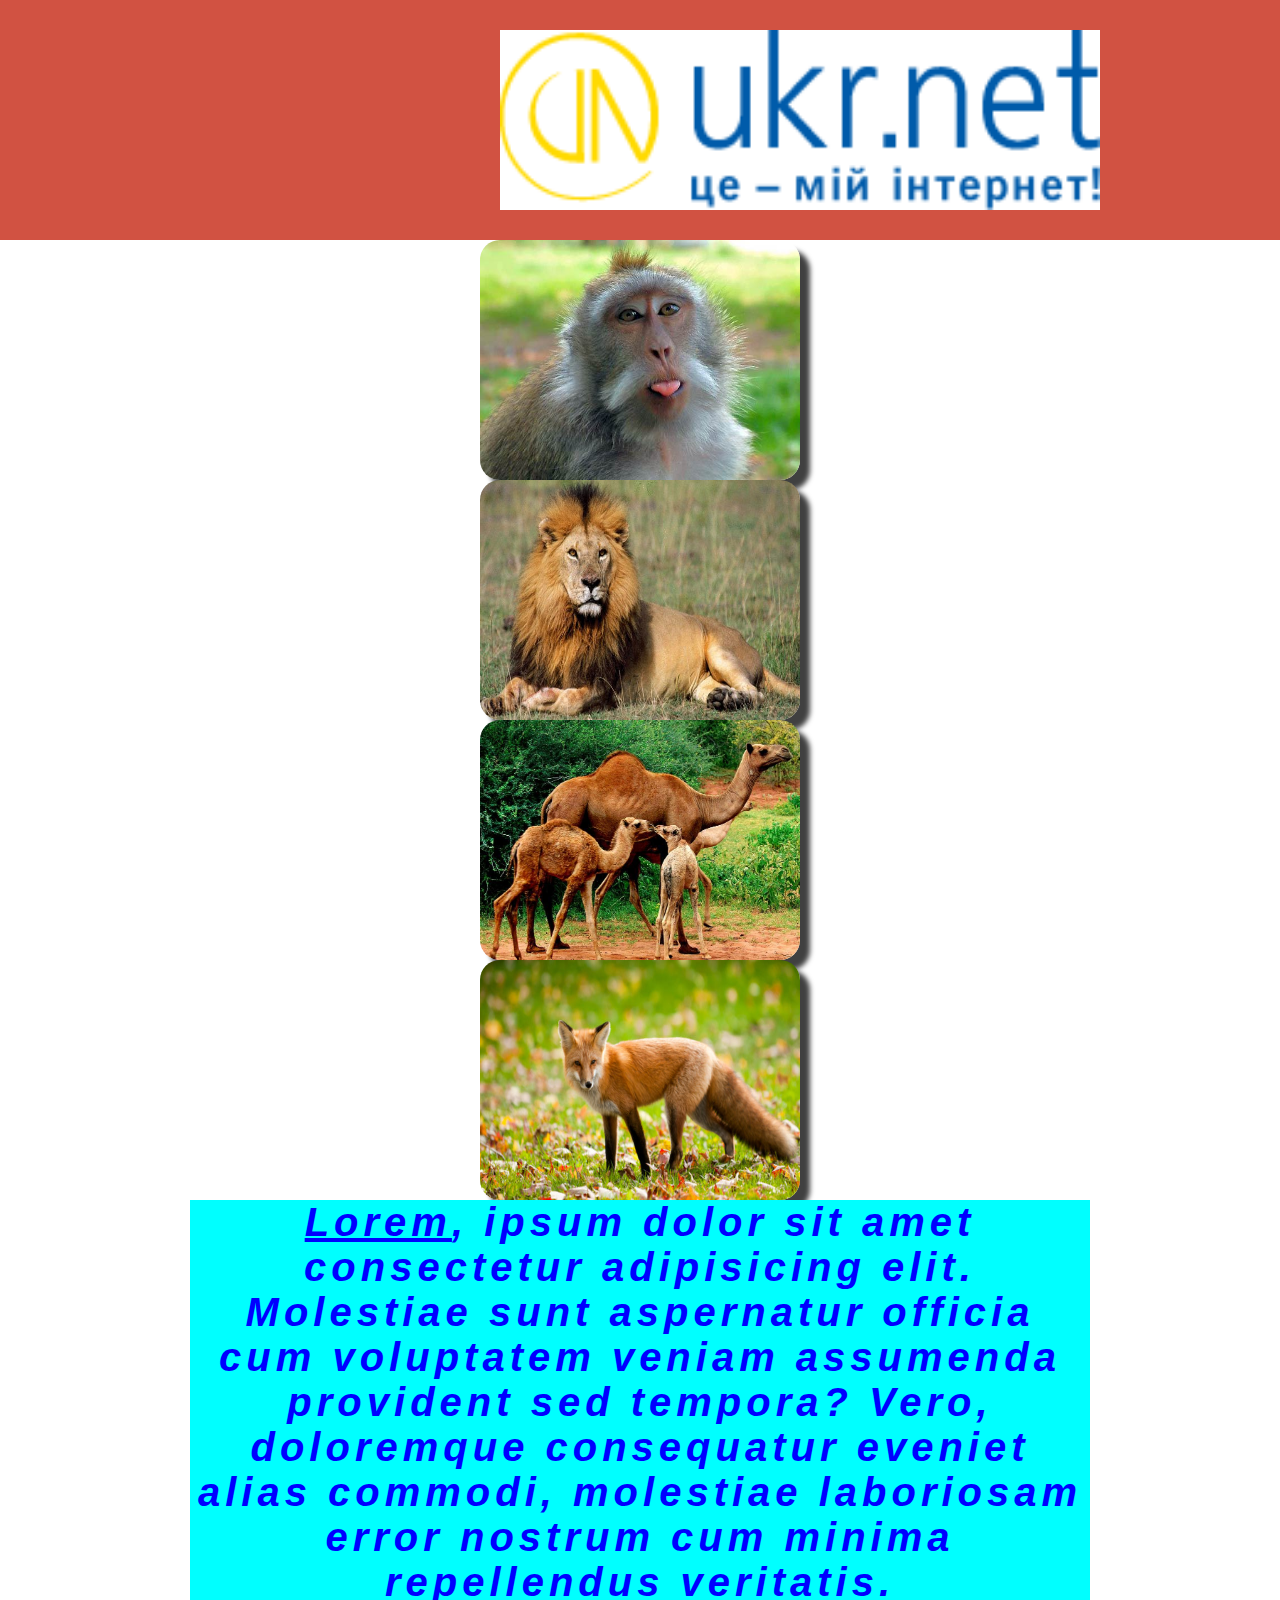
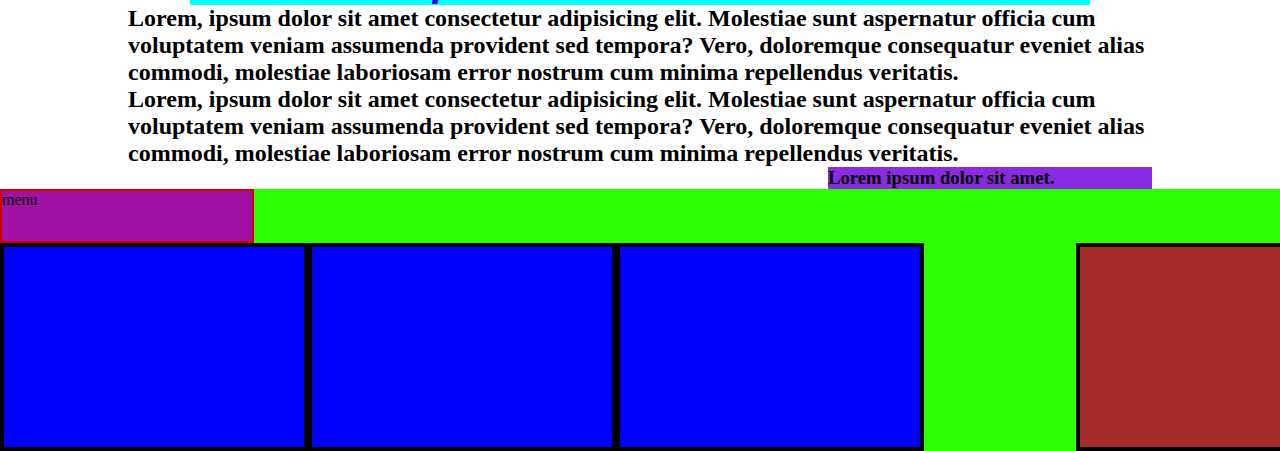
<file: lesson_1/index.html>
<!DOCTYPE html>
<html lang="en">
<head>
    <meta charset="UTF-8">
    <meta name="viewport" content="width=device-width, initial-scale=1.0">
    <meta http-equiv="X-UA-Compatible" content="ie=edge">
    <link rel="stylesheet" href="./css/style.css">
    <title>Lesson_01</title>
</head>
<body>
    <header class="header">
        <h1 class="header-logo"><a class="href-logo" href="https://www.ukr.net/"><img class="logo-image" src="./img/ukrnet.gif" alt="logo">
        </a>
    </h1>
    </header>
    <main class="main">
<section class="animals">
    <h2><img class="beasts" src="./img/indian-monkey-arrested-animals.jpg" width="320" height="240" alt="monkey"></h2>
        <h2><img class="beasts" src="./img/lion.jpg" width="320" height="240" alt="lion"></h2>
            <h2><img class="beasts" src="./img/camels.jpg" width="320" height="240" alt="camels"></h2>
                <h2><img class="beasts" src="./img/fox.jpg" width="320" height="240" alt="fox"></h2>
</section>
<section class="animals_description">
    <h2 class="title"><span class="lorem">Lorem</span>, ipsum dolor sit amet consectetur adipisicing elit. Molestiae sunt aspernatur officia cum voluptatem veniam assumenda provident sed tempora? Vero, doloremque consequatur eveniet alias commodi, molestiae laboriosam error nostrum cum minima repellendus veritatis.</h2>
    <h2>Lorem, ipsum dolor sit amet consectetur adipisicing elit. Molestiae sunt aspernatur officia cum voluptatem veniam assumenda provident sed tempora? Vero, doloremque consequatur eveniet alias commodi, molestiae laboriosam error nostrum cum minima repellendus veritatis.</h2>
    <h2>Lorem, ipsum dolor sit amet consectetur adipisicing elit. Molestiae sunt aspernatur officia cum voluptatem veniam assumenda provident sed tempora? Vero, doloremque consequatur eveniet alias commodi, molestiae laboriosam error nostrum cum minima repellendus veritatis.</h2>
    <aside class="aside clearfix"><h3 class="weather">Lorem ipsum dolor sit amet.</h3></aside>
</section>
    </main>
    <footer class="footer clearfix shadow">
    <div class="menu clearfix">
        <div class="box3">menu</div>
        <div class="box4 clearfix">
          <div class="box5">about</div>
          <div class="box6">contacts</div>
        </div>
    </div>
        <div class="box1"></div>
        <div class="box2"></div>
        <div class="box1"></div>
        <div class="box2"></div>
        <div class="box1"></div>
        <div class="box2"></div>
    </footer>
</body>
</html>
</file>
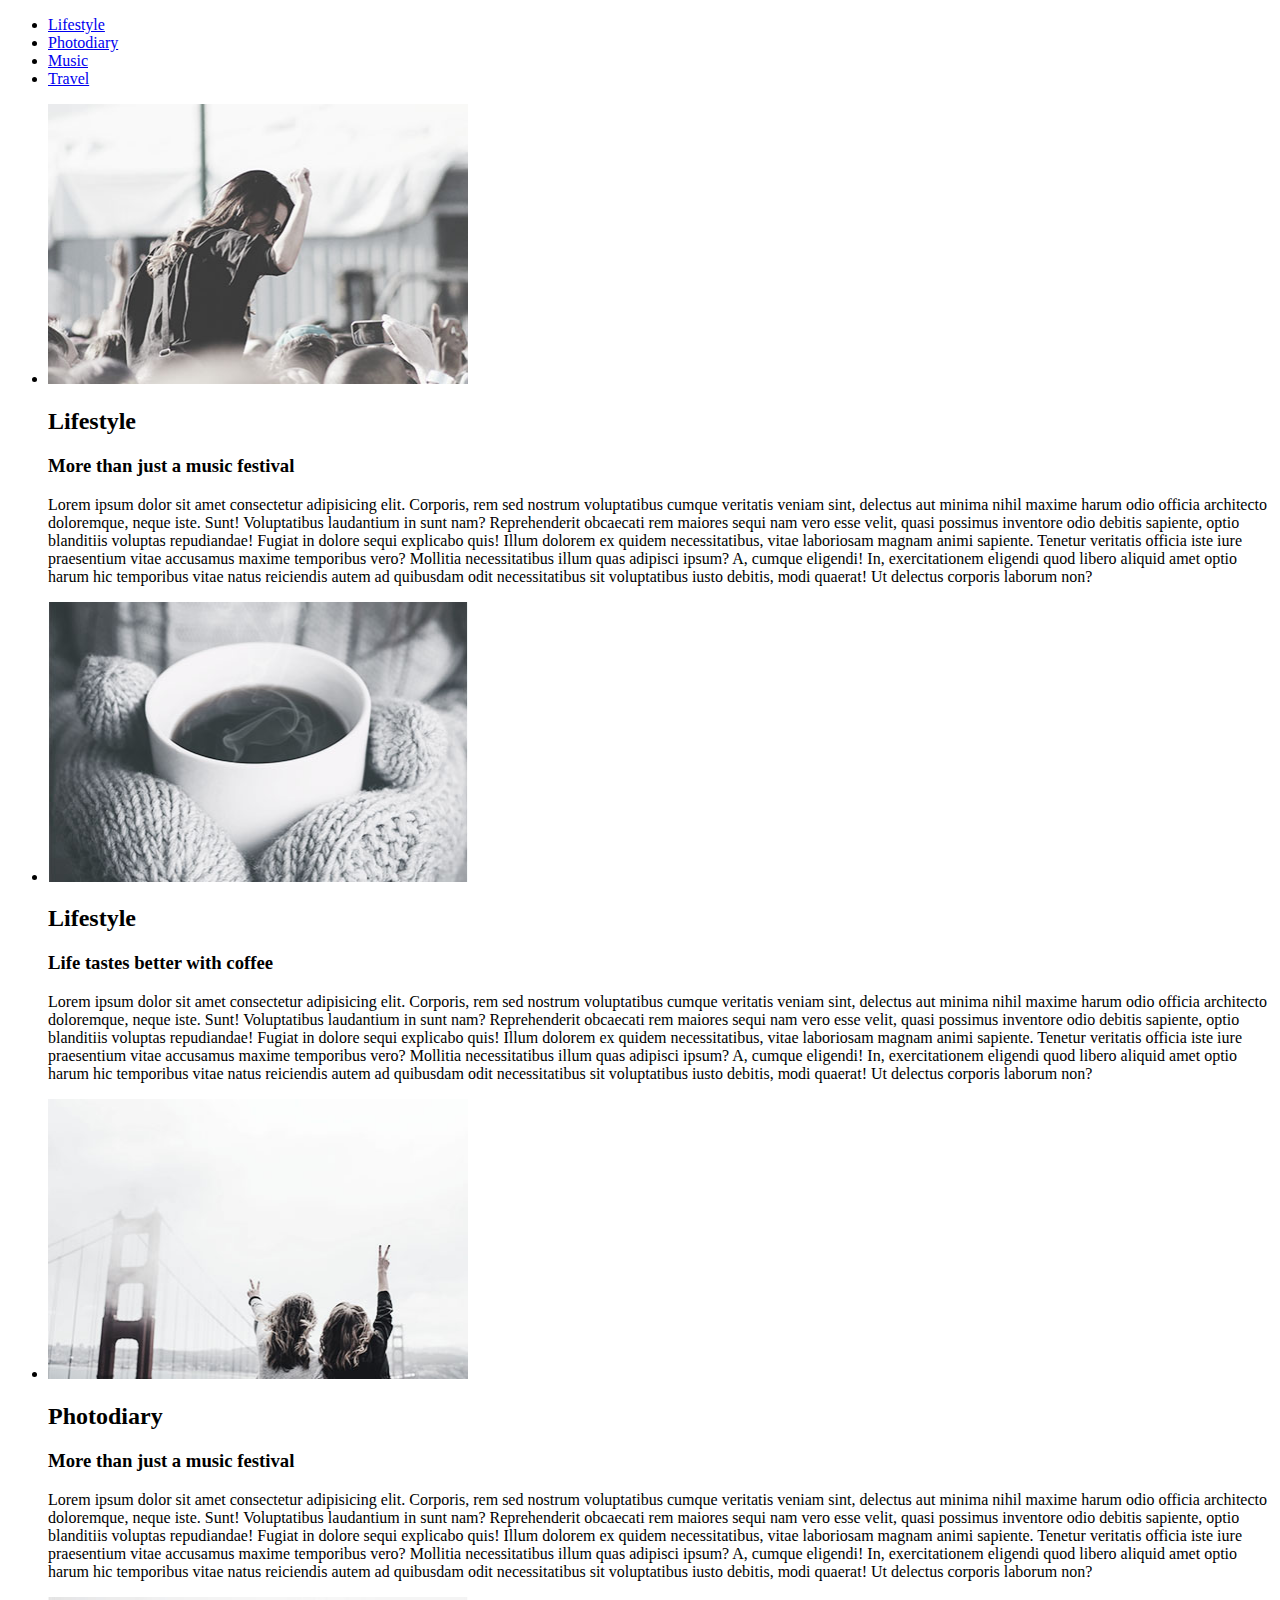
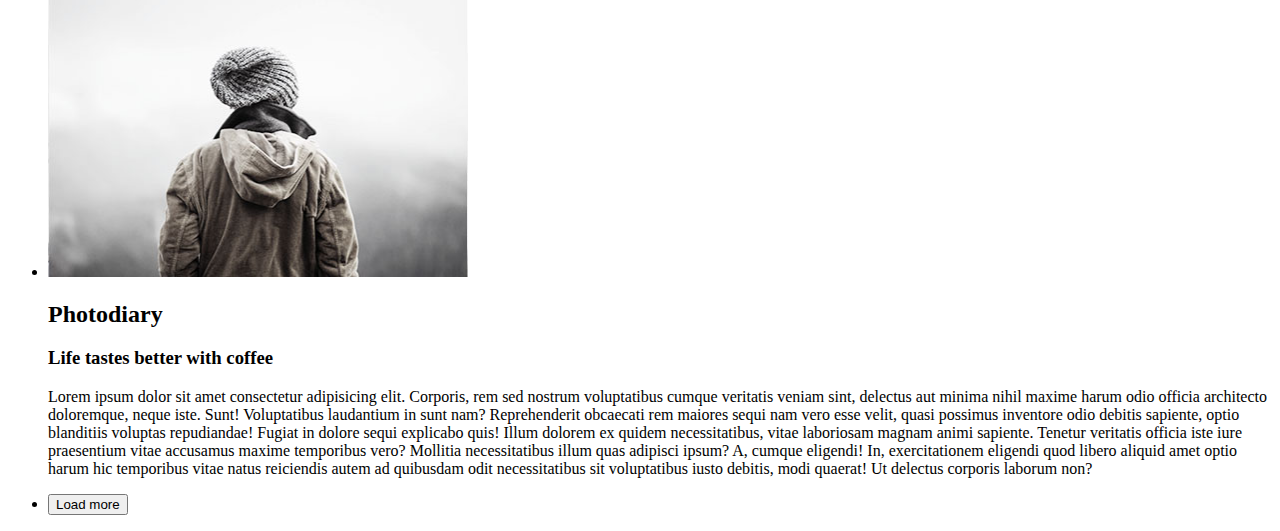
<file: lesson_2/index.html>
<!DOCTYPE html>
<html lang="en">
<head>
    <meta charset="UTF-8">
    <meta name="viewport" content="width=device-width, initial-scale=1.0">
    <meta http-equiv="X-UA-Compatible" content="ie=edge">
    <title>homework 01</title>
</head>

<body>
<header class="main-header">
<nav class="main-navigation"><ul>
    <li><a href="#lifestyle" class="navigation-item">Lifestyle</a></li>
    <li><a href="#Photodiary" class="navigation-item">Photodiary</a></li>
    <li><a href="#" class="navigation-item">Music</a></li>
    <li><a href="#" class="navigation-item">Travel</a></li>
</ul>
</nav>
</header>
<main class="main content">
    <section class="lifestyle" id="lifestyle">
        <ul>
            <li><img src="./img/pic1.jpg" width="420" height="280" alt="lifestyle-pic-1">
<h2>Lifestyle</h2>
<h3>More than just a music festival</h3>
<p>Lorem ipsum dolor sit amet consectetur adipisicing elit. Corporis, rem sed nostrum voluptatibus cumque veritatis veniam sint, delectus aut minima nihil maxime harum odio officia architecto doloremque, neque iste. Sunt!
Voluptatibus laudantium in sunt nam? Reprehenderit obcaecati rem maiores sequi nam vero esse velit, quasi possimus inventore odio debitis sapiente, optio blanditiis voluptas repudiandae! Fugiat in dolore sequi explicabo quis!
Illum dolorem ex quidem necessitatibus, vitae laboriosam magnam animi sapiente. Tenetur veritatis officia iste iure praesentium vitae accusamus maxime temporibus vero? Mollitia necessitatibus illum quas adipisci ipsum? A, cumque eligendi!
In, exercitationem eligendi quod libero aliquid amet optio harum hic temporibus vitae natus reiciendis autem ad quibusdam odit necessitatibus sit voluptatibus iusto debitis, modi quaerat! Ut delectus corporis laborum non?</p>
            </li>
            <li><img src="./img/pic2.jpg" width="420" height="280" alt="lifestyle-pic-2">
                <h2>Lifestyle</h2>
                <h3>Life tastes better with coffee</h3>
                <p>Lorem ipsum dolor sit amet consectetur adipisicing elit. Corporis, rem sed nostrum voluptatibus cumque veritatis veniam sint, delectus aut minima nihil maxime harum odio officia architecto doloremque, neque iste. Sunt!
                Voluptatibus laudantium in sunt nam? Reprehenderit obcaecati rem maiores sequi nam vero esse velit, quasi possimus inventore odio debitis sapiente, optio blanditiis voluptas repudiandae! Fugiat in dolore sequi explicabo quis!
                Illum dolorem ex quidem necessitatibus, vitae laboriosam magnam animi sapiente. Tenetur veritatis officia iste iure praesentium vitae accusamus maxime temporibus vero? Mollitia necessitatibus illum quas adipisci ipsum? A, cumque eligendi!
                In, exercitationem eligendi quod libero aliquid amet optio harum hic temporibus vitae natus reiciendis autem ad quibusdam odit necessitatibus sit voluptatibus iusto debitis, modi quaerat! Ut delectus corporis laborum non?</p>

            </li>
        </ul>
    </section>
    <section class="Photodiary" id="Photodiary">
            <ul>
                <li><img src="./img/pic3.jpg" width="420" height="280" alt="Photodiary-pic-1">
    <h2>Photodiary</h2>
    <h3>More than just a music festival</h3>
    <p>Lorem ipsum dolor sit amet consectetur adipisicing elit. Corporis, rem sed nostrum voluptatibus cumque veritatis veniam sint, delectus aut minima nihil maxime harum odio officia architecto doloremque, neque iste. Sunt!
    Voluptatibus laudantium in sunt nam? Reprehenderit obcaecati rem maiores sequi nam vero esse velit, quasi possimus inventore odio debitis sapiente, optio blanditiis voluptas repudiandae! Fugiat in dolore sequi explicabo quis!
    Illum dolorem ex quidem necessitatibus, vitae laboriosam magnam animi sapiente. Tenetur veritatis officia iste iure praesentium vitae accusamus maxime temporibus vero? Mollitia necessitatibus illum quas adipisci ipsum? A, cumque eligendi!
    In, exercitationem eligendi quod libero aliquid amet optio harum hic temporibus vitae natus reiciendis autem ad quibusdam odit necessitatibus sit voluptatibus iusto debitis, modi quaerat! Ut delectus corporis laborum non?</p>
                </li>
                <li><img src="./img/pic4.jpg" width="420" height="280" alt="Photodiary-pic-2">
                    <h2>Photodiary</h2>
                    <h3>Life tastes better with coffee</h3>
                    <p>Lorem ipsum dolor sit amet consectetur adipisicing elit. Corporis, rem sed nostrum voluptatibus cumque veritatis veniam sint, delectus aut minima nihil maxime harum odio officia architecto doloremque, neque iste. Sunt!
                    Voluptatibus laudantium in sunt nam? Reprehenderit obcaecati rem maiores sequi nam vero esse velit, quasi possimus inventore odio debitis sapiente, optio blanditiis voluptas repudiandae! Fugiat in dolore sequi explicabo quis!
                    Illum dolorem ex quidem necessitatibus, vitae laboriosam magnam animi sapiente. Tenetur veritatis officia iste iure praesentium vitae accusamus maxime temporibus vero? Mollitia necessitatibus illum quas adipisci ipsum? A, cumque eligendi!
                    In, exercitationem eligendi quod libero aliquid amet optio harum hic temporibus vitae natus reiciendis autem ad quibusdam odit necessitatibus sit voluptatibus iusto debitis, modi quaerat! Ut delectus corporis laborum non?</p>
    
                </li>
            </ul>
        </section>
</main>
<footer class="main-footer">
    <ul>
        <li><button type="button">Load more</button></li>
    </ul>
    </footer>    
</body>
</html>
</file>
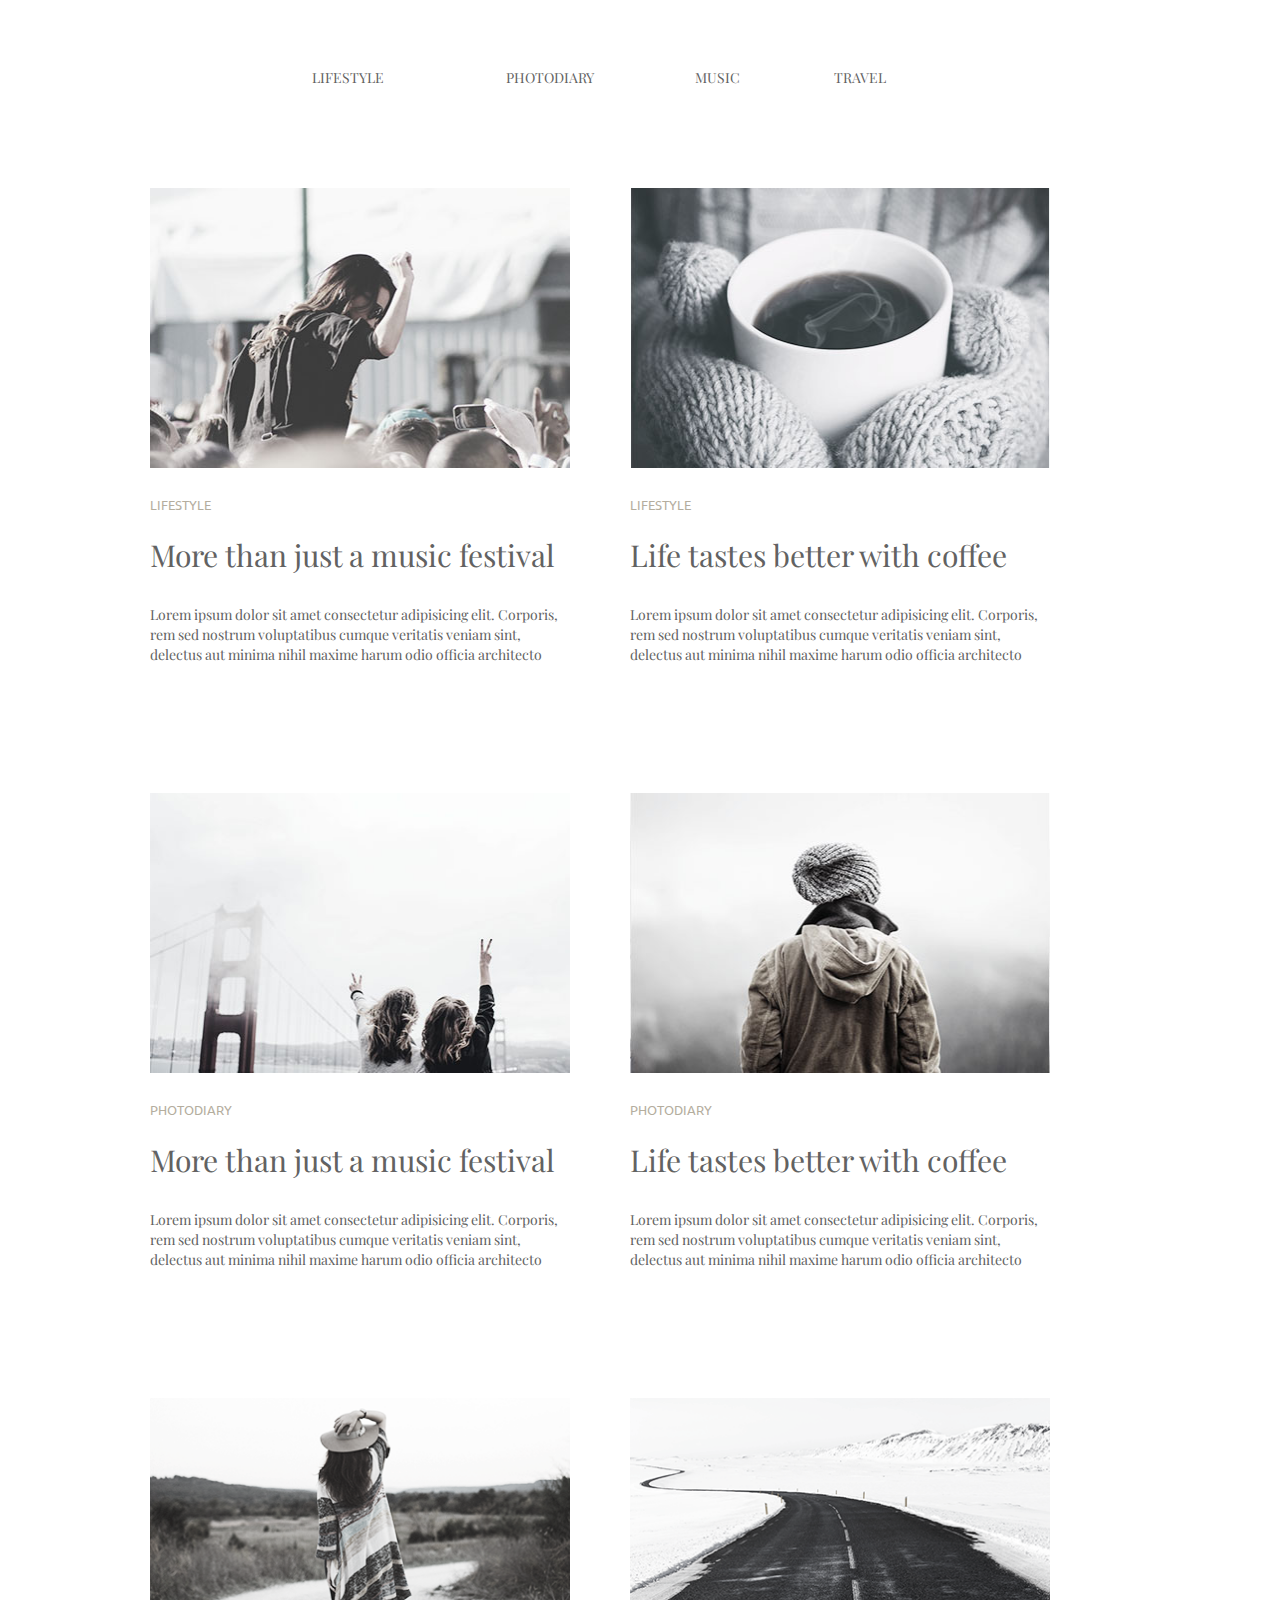
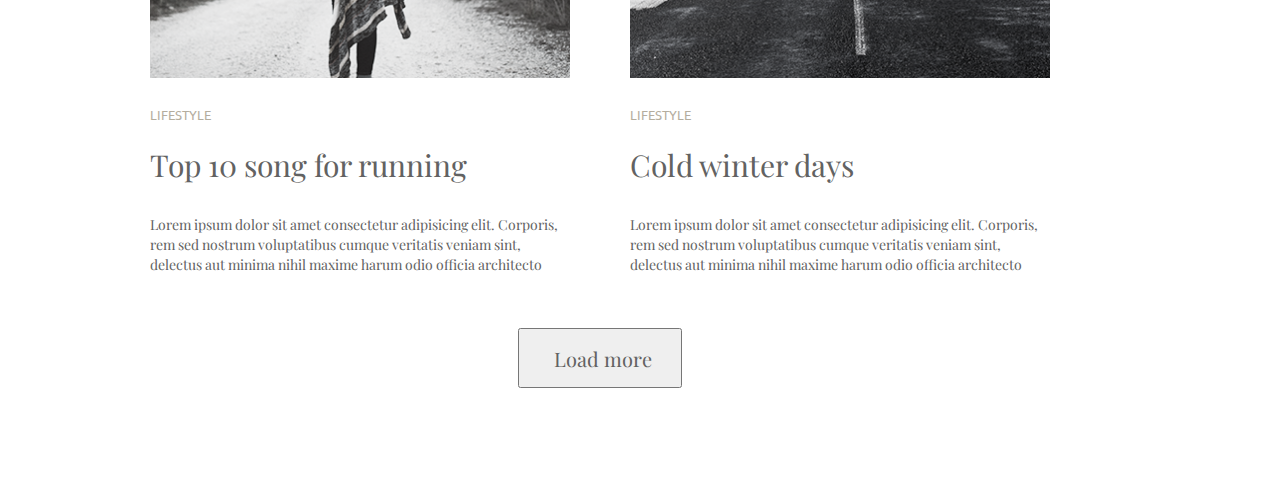
<file: lesson_3/index.html>
<!DOCTYPE html>
<html lang="en">
 <head>
     <meta charset="UTF-8">
     <meta name="viewport" content="width=device-width, initial-scale=1.0">
     <meta http-equiv="X-UA-Compatible" content="ie=edge">
     <link rel="stylesheet" href="./css/normalize.css">
     <link href="https://fonts.googleapis.com/css?family=Playfair+Display:400,700,900" rel="stylesheet">
     <link href="https://fonts.googleapis.com/css?family=Ubuntu" rel="stylesheet">
     <link rel="stylesheet" href="./css/style.css">
     <title>homework 03</title>
 </head>
     <body>
         <header class="main-header">
             <nav class="main-navigation">
                 <ul class="nav_list">
                      <li class="nav life">Lifestyle</li>
                      <li class="nav photo">Photodiary</li>
                      <li class="nav music">Music</li>
                      <li class="nav travel">Travel</li>
                 </ul>
             </nav>
         </header>
         <main class="main content">
             <section class="lifestyle">
                 <ul>
                     <li>
                         <img src="./img/pic1.jpg" width="420" height="280" alt="lifestyle-pic-1">
                         <h2>Lifestyle</h2>
                         <h3>More than just a music festival</h3>
                         <p>Lorem ipsum dolor sit amet consectetur adipisicing elit. Corporis, rem sed nostrum voluptatibus cumque veritatis veniam sint, delectus aut minima nihil maxime harum odio officia architecto</p>
                     </li>
                     <li class="life-second">
                         <img src="./img/pic2.jpg" width="420" height="280" alt="lifestyle-pic-2">
                         <h2>Lifestyle</h2>
                         <h3>Life tastes better with coffee</h3>
                         <p>Lorem ipsum dolor sit amet consectetur adipisicing elit. Corporis, rem sed nostrum voluptatibus cumque veritatis veniam sint, delectus aut minima nihil maxime harum odio officia architecto</p>
                     </li>
                 </ul>
             </section>
             <section class="Photodiary">
                 <ul>
                     <li>
                         <img src="./img/pic3.jpg" width="420" height="280" alt="Photodiary-pic-1">
                         <h2>Photodiary</h2>
                         <h3>More than just a music festival</h3>
                         <p>Lorem ipsum dolor sit amet consectetur adipisicing elit. Corporis, rem sed nostrum voluptatibus cumque veritatis veniam sint, delectus aut minima nihil maxime harum odio officia architecto</p>
                     </li>
                     <li class="photo-second">
                         <img src="./img/pic4.jpg" width="420" height="280" alt="Photodiary-pic-2">
                         <h2>Photodiary</h2>
                         <h3>Life tastes better with coffee</h3>
                         <p>Lorem ipsum dolor sit amet consectetur adipisicing elit. Corporis, rem sed nostrum voluptatibus cumque veritatis veniam sint, delectus aut minima nihil maxime harum odio officia architecto</p>
                     </li>
                 </ul>
             </section>
             <section class="lifestyle-2">
                 <ul>
                     <li>
                         <img src="./img/pic5.png" width="420" height="280" alt="lifestyle-pic-3">
                         <h2>Lifestyle</h2>
                         <h3>Top 10 song for running</h3>
                         <p>Lorem ipsum dolor sit amet consectetur adipisicing elit. Corporis, rem sed nostrum voluptatibus cumque veritatis veniam sint, delectus aut minima nihil maxime harum odio officia architecto</p>
                     </li>
                     <li class="life-second-2">
                         <img src="./img/pic6.png" width="420" height="280" alt="lifestyle-pic-4">
                         <h2>Lifestyle</h2>
                         <h3>Cold winter days</h3>
                         <p>Lorem ipsum dolor sit amet consectetur adipisicing elit. Corporis, rem sed nostrum voluptatibus cumque veritatis veniam sint, delectus aut minima nihil maxime harum odio officia architecto</p>
                     </li>
                 </ul>
             </section>
         </main>
         <footer class="main-footer">
             <button type="button">Load more</button>
         </footer>    
     </body>
</html>
</file>
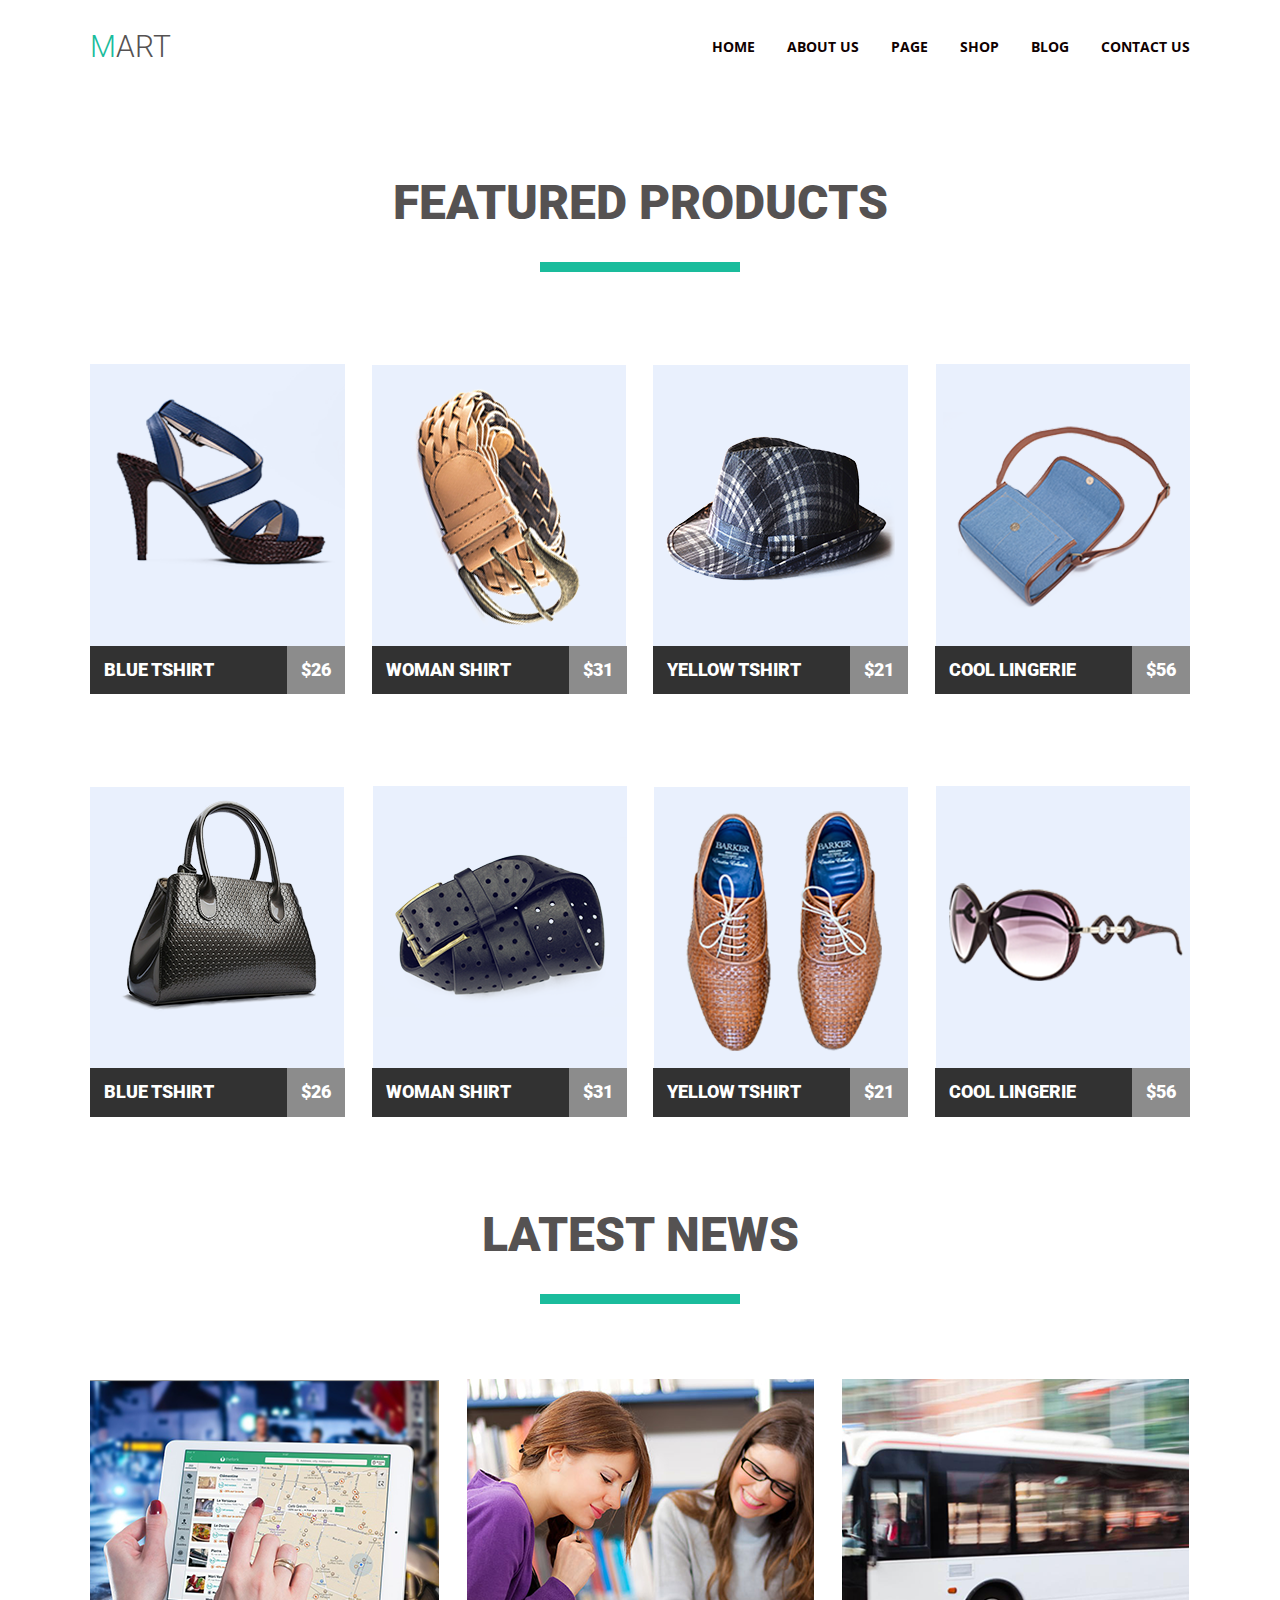
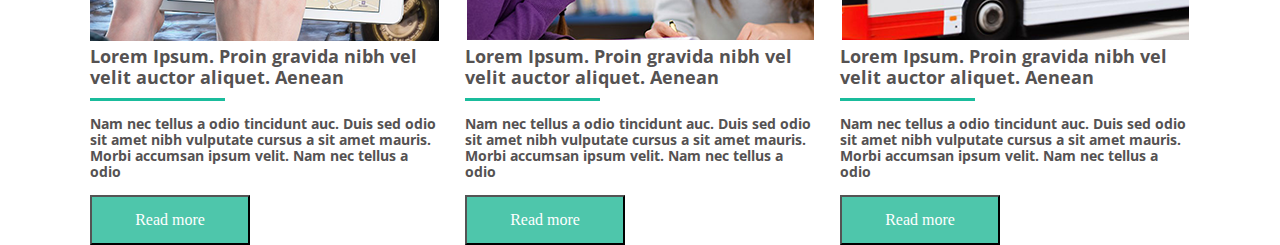
<file: lesson_4/index.html>
<!DOCTYPE html>
<html lang="en">
<head>
    <meta charset="UTF-8">
    <meta name="viewport" content="width=device-width, initial-scale=1.0">
    <meta http-equiv="X-UA-Compatible" content="ie=edge">
    <link rel="stylesheet" href="./css/normalize.css">
    <link href="https://fonts.googleapis.com/css?family=Roboto:300,900|Open+Sans:700,600" rel="stylesheet">
    <link rel="stylesheet" href="./css/style.css">
    <title>Document</title>
</head>
<body>
    <div class="wrapper">
        <header class="menu">
            <nav class="menu-logo">
                <p class="M">Mart</p>
            </nav> 
            <nav class="menu-list">
                <ol class="menu-group">
                    <li class="menu-item">home</li>
                    <li class="menu-item">about us</li>
                    <li class="menu-item">page</li>
                    <li class="menu-item">shop</li>
                    <li class="menu-item">blog</li>
                    <li class="menu-item">contact us</li>
                </ol>
            </nav> 
        </header>
        <main class="center">   
            <h2 class="title">Featured products</h2>
            <ol class="features">
                <li class="features-items">
                    <a href="" class="link">
                        <img src="./img/1.png" alt="boot" class="features-pic">
                        <p class="features-name">
                            <span class="features-call">blue tshirt</span>
                            <span class="features-price">$26</span>
                        </p>
                    </a>
                </li>
                <li class="features-items">
                    <a href="" class="link">
                        <img src="./img/2.png" alt="yellow-belt" class="features-pic">
                        <p class="features-name">
                            <span class="features-call">woman shirt</span>
                            <span class="features-price">$31</span>
                        </p>
                    </a>
                </li>
                <li class="features-items">
                    <a href="" class="link">
                        <img src="./img/3.png" alt="hat" class="features-pic">
                        <p class="features-name">
                            <span class="features-call">yellow tshirt</span>
                            <span class="features-price">$21</span>
                        </p>
                    </a>
                </li>
                <li class="features-items">
                    <a href="" class="link">
                        <img src="./img/4.png" alt="purse" class="features-pic">
                        <p class="features-name">
                            <span class="features-call">cool lingerie</span>
                            <span class="features-price">$56</span>
                        </p>
                    </a>
                </li>
            </ol>
            <ol class="features-2">
                <li class="features-items-2">
                    <a href="" class="link">
                        <img src="./img/5.png" alt="bag" class="features-pic">
                        <p class="features-name">
                            <span class="features-call">blue tshirt</span>
                            <span class="features-price">$26</span>
                        </p>
                    </a>
                </li>
                <li class="features-items-2">
                    <a href="" class="link">
                        <img src="./img/6.png" alt="belt" class="features-pic">
                        <p class="features-name">
                            <span class="features-call">woman shirt</span>
                            <span class="features-price">$31</span>
                        </p>
                    </a>
                </li>
                <li class="features-items-2">
                    <a href="" class="link">
                        <img src="./img/7.png" alt="shoes" class="features-pic">
                            <p class="features-name">
                                <span class="features-call">yellow tshirt</span>
                                <span class="features-price">$21</span>
                            </p>
                    </a>
                </li>
                <li class="features-items-2">
                    <a href="" class="link">
                        <img src="./img/8.png" alt="glasses" class="features-pic">
                        <p class="features-name">
                            <span class="features-call">cool lingerie</span>
                            <span class="features-price">$56</span>
                        </p>
                    </a>
                </li>
        </main>
            </ol>
        <footer class="bottom">   
            <h2 class="title-2">latest news</h2>
            <ol class="latest-news">
                <li class="news-items">
                    <img src="./img/f1.png" alt="ipad" class="news-pic">
                    <h3 class="news-name pad">Lorem Ipsum. Proin gravida nibh vel velit auctor aliquet. Aenean</h3>
                    <p class="news-text pad">Nam nec tellus a odio tincidunt auc. Duis sed odio sit amet nibh vulputate cursus a sit amet mauris. Morbi accumsan ipsum velit. Nam nec tellus a odio</p>
                    <button class="more">Read more</button>
                </li>
                <li class="news-items">
                    <img src="./img/f2.png" alt="girls" class="news-pic">
                    <h3 class="news-name pad">Lorem Ipsum. Proin gravida nibh vel velit auctor aliquet. Aenean</h3>
                    <p class="news-text pad">Nam nec tellus a odio tincidunt auc. Duis sed odio sit amet nibh vulputate cursus a sit amet mauris. Morbi accumsan ipsum velit. Nam nec tellus a odio</p>
                    <button class="more">Read more</button>
                </li>
                <li class="news-items">
                    <img src="./img/f3.png" alt="bus" class="news-pic">
                    <h3 class="news-name pad">Lorem Ipsum. Proin gravida nibh vel velit auctor aliquet. Aenean</h3>
                    <p class="news-text pad">Nam nec tellus a odio tincidunt auc. Duis sed odio sit amet nibh vulputate cursus a sit amet mauris. Morbi accumsan ipsum velit. Nam nec tellus a odio</p>
                    <button class="more">Read more</button>
                </li>
            </ol>
        </footer> 
    </div>    
        
   
    
</body>
</html>
</file>
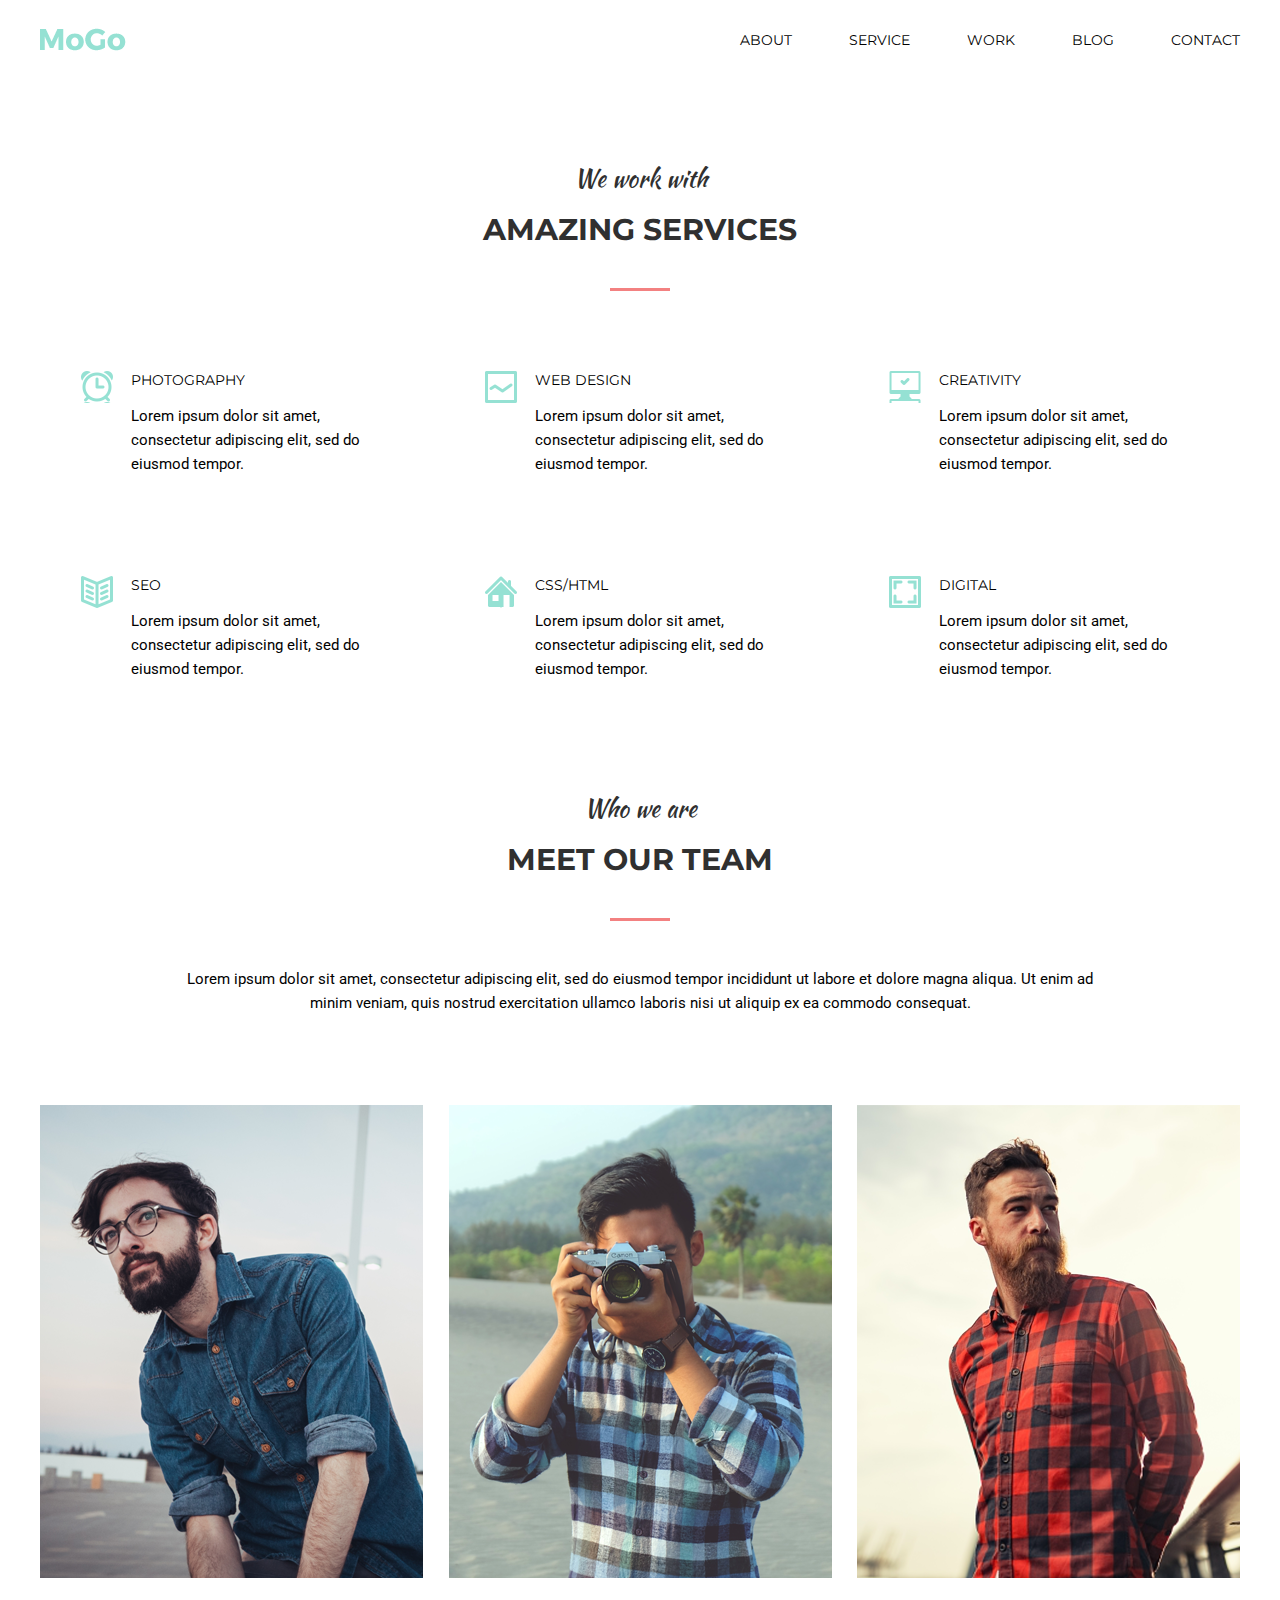
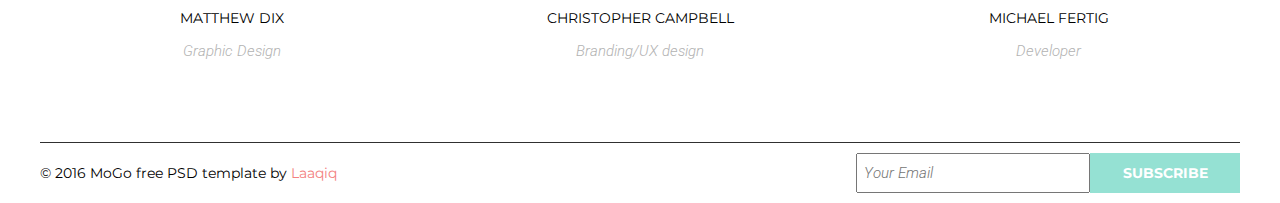
<file: lesson_6/index.html>
<!DOCTYPE html>
<html lang="en">
<head>
    <meta charset="UTF-8">
    <meta name="viewport" content="width=device-width, initial-scale=1.0">
    <meta http-equiv="X-UA-Compatible" content="ie=edge">
    <link rel="stylesheet" href="./css/styles.css">
    <title>LESSON VI</title>
</head>
<body>
    <header class="head">
        <img src="./img/MoGo@1X.png" alt="logo">
        <ul class="menu">
            <li class="menu-item">ABOUT</li>
            <li class="menu-item">SERVICE</li>
            <li class="menu-item">WORK</li>
            <li class="menu-item">BLOG</li>
            <li class="menu-item">CONTACT</li>
        </ul>
    </header>
    <main class="main">
        <section class="section-1">
            <h2 class="title">AMAZING SERVICES</h2>
            <ul class="service">
                <li class="service-item">
                    <div class="service-text one">
                        <h3>Photography</h3>
                        <p>Lorem ipsum dolor sit amet, consectetur adipiscing elit, sed do eiusmod tempor.</p>
                    </div>
                </li>
                <li class="service-item">
                    <div class="service-text two">
                        <h3>Web Design</h3>
                        <p>Lorem ipsum dolor sit amet, consectetur adipiscing elit, sed do eiusmod tempor.</p>
                    </div>
                </li>
                <li class="service-item">
                    <div class="service-text three">
                        <h3>Creativity</h3>
                        <p>Lorem ipsum dolor sit amet, consectetur adipiscing elit, sed do eiusmod tempor.</p>
                    </div>
                </li>
                <li class="service-item">
                    <div class="service-text four">
                        <h3>seo</h3>
                        <p>Lorem ipsum dolor sit amet, consectetur adipiscing elit, sed do eiusmod tempor.</p>
                    </div>
                </li>
                <li class="service-item">
                    <div class="service-text five">
                        <h3>Css/Html</h3>
                        <p>Lorem ipsum dolor sit amet, consectetur adipiscing elit, sed do eiusmod tempor.</p>
                    </div>
                </li>
                <li class="service-item">
                    <div class="service-text six">
                        <h3>digital</h3>
                        <p>Lorem ipsum dolor sit amet, consectetur adipiscing elit, sed do eiusmod tempor.</p>
                    </div>
                </li>
            </ul>
        </section>
        <section class="section-2">
                <h2 class="duos">MEET OUR TEAM</h2>
                <p class="duos-text">Lorem ipsum dolor sit amet, consectetur adipiscing elit, sed do eiusmod tempor incididunt ut labore et dolore magna aliqua. Ut enim ad minim veniam, quis nostrud exercitation ullamco laboris nisi ut aliquip ex ea commodo consequat.</p>
                <ul class="team">
                    <li class="team-item">
                        <div class="img1">
                            <img src="./img/Layer 16@1X.png" alt="man" class="team-pic">
                            <div class="icons">
                                <button class="icons-item uno"></button>
                                <button class="icons-item dos"></button>
                                <button class="icons-item tres"></button>
                                <button class="icons-item quatro"></button>
                            </div>
                        </div>
                        <h3 class="team-name">Matthew Dix</h3>
                        <p class="team-position">Graphic Design</p>
                    </li>
                    <li class="team-item">
                        <div class="img2">
                            <img src="./img/Layer 19@1X.png" alt="man" class="team-pic img2">
                            <div class="icons">
                                <button class="icons-item uno"></button>
                                <button class="icons-item dos"></button>
                                <button class="icons-item tres"></button>
                                <button class="icons-item quatro"></button>
                            </div>
                        </div>
                        <h3 class="team-name">Christopher Campbell</h3>
                        <p class="team-position">Branding/UX design</p>
                        
                    </li>
                    <li class="team-item">
                        <div class="img3">
                            <img src="./img/Layer 18@1X.png" alt="man" class="team-pic img3">
                            <div class="icons">
                                <button class="icons-item uno"></button>
                                <button class="icons-item dos"></button>
                                <button class="icons-item tres"></button>
                                <button class="icons-item quatro"></button>
                            </div>
                        </div>
                        <h3 class="team-name">Michael Fertig </h3>
                        <p class="team-position">Developer</p>
                    </li>
                </ul>
        </section>
    </main>
    <footer class="foot">
        <p>© 2016 MoGo free PSD template by <span class="red" >Laaqiq</span>
        </p>
        <div class="input">
            <input type="email" placeholder="Your Email">
            <button type="subscribe">SUBSCRIBE</button>
        </div>
    </footer>
</body>
</html>
</file>
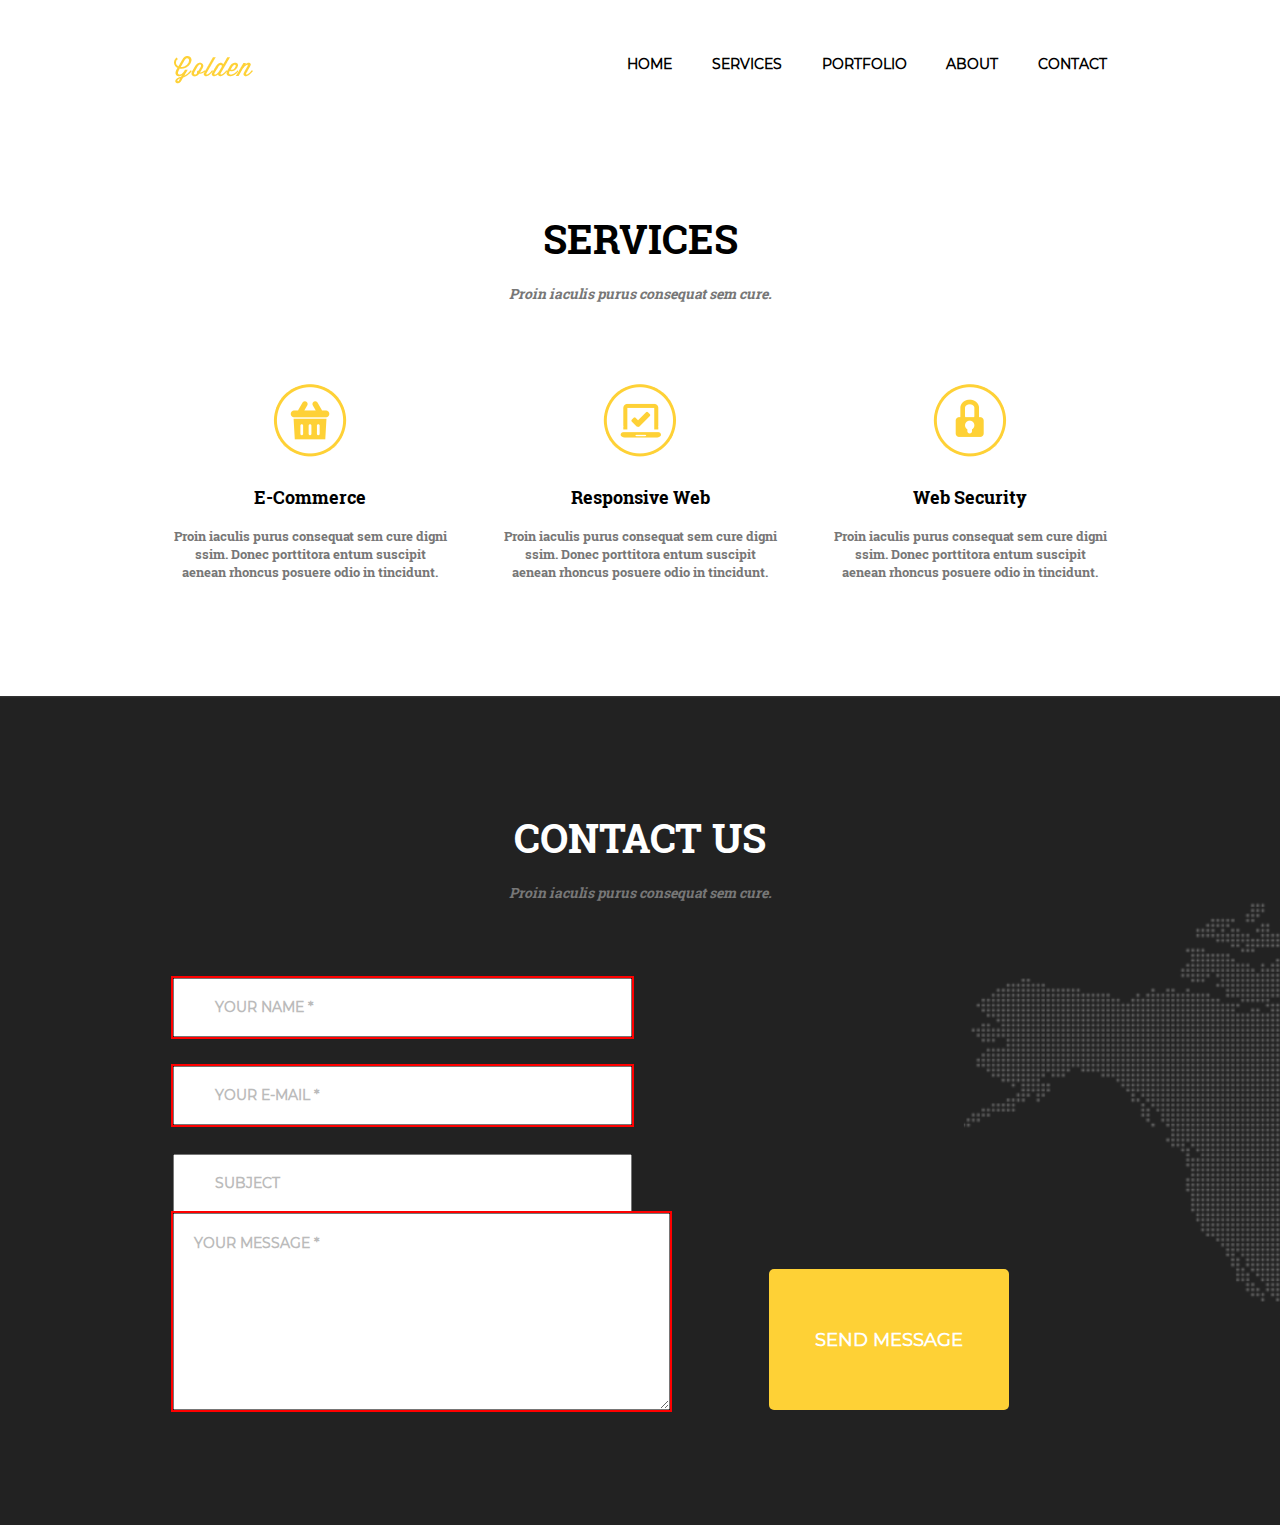
<file: lesson_7/index.html>
<!DOCTYPE html>
<html lang="en">
<head>
    <meta charset="UTF-8">
    <meta name="viewport" content="width=device-width, initial-scale=1.0">
    <meta http-equiv="X-UA-Compatible" content="ie=edge">
    <link rel="stylesheet" href="./css/styles.css">
    <title>LESSON VII</title>
</head>
<body>
    <header class="header">
        <a href="#" class="logo"></a>
        <ul class="menu">
            <li class="menu-item">Home</li>
            <li class="menu-item">Services</li>
            <li class="menu-item">Portfolio</li>
            <li class="menu-item">About</li>
            <li class="menu-item">Contact</li>
        </ul>
    </header>
    <section class="services">
        <h2 class="services-title">Services</h2>
        <p class="service-p">Proin iaculis purus consequat sem cure.</p>
            <ul class="service-menu">
                <li class="service-block">
                    <div class="service-icon si1"></div>
                    <h3 class="service-name">E-Commerce</h3>
                    <p class="service-txt">Proin iaculis purus consequat sem cure 
                        digni ssim. Donec porttitora entum suscipit 
                        aenean rhoncus posuere odio in tincidunt.</p>
                </li>
                <li class="service-block">
                    <div class="service-icon si2"></div>
                    <h3 class="service-name">Responsive Web</h3>
                    <p class="service-txt">Proin iaculis purus consequat sem cure 
                        digni ssim. Donec porttitora entum suscipit 
                        aenean rhoncus posuere odio in tincidunt.</p>
                </li>
                <li class="service-block">
                    <div class="service-icon si3"></div>
                    <h3 class="service-name">Web Security</h3>
                    <p class="service-txt">Proin iaculis purus consequat sem cure 
                        digni ssim. Donec porttitora entum suscipit 
                        aenean rhoncus posuere odio in tincidunt.</p>
                </li>
            </ul>
    </section>
    <section class="contacts">
        <div class="wrapper">
            <h2 class="contacts-title">Contact us</h2>
            <p class="contacts-p">Proin iaculis purus consequat sem cure. </p>
            <form action="#" class="input">
                <div class="input-items">
                    <input type="text" name="name" placeholder="your Name *" required class="i-items uno">
                    <input type="e-mail" name="e-mail" required placeholder="your e-mail *" class="i-items">
                    <input type="text" name="subject" placeholder="subject" class="i-items">
                </div>
                <textarea name="message" id="#" cols="60" rows="13" class="text" required placeholder="Your message *"></textarea>
                <input type="submit" name="submit" class="button" value="send message">
            </form>
        </div>
    </section>
</body>
</html>
</file>
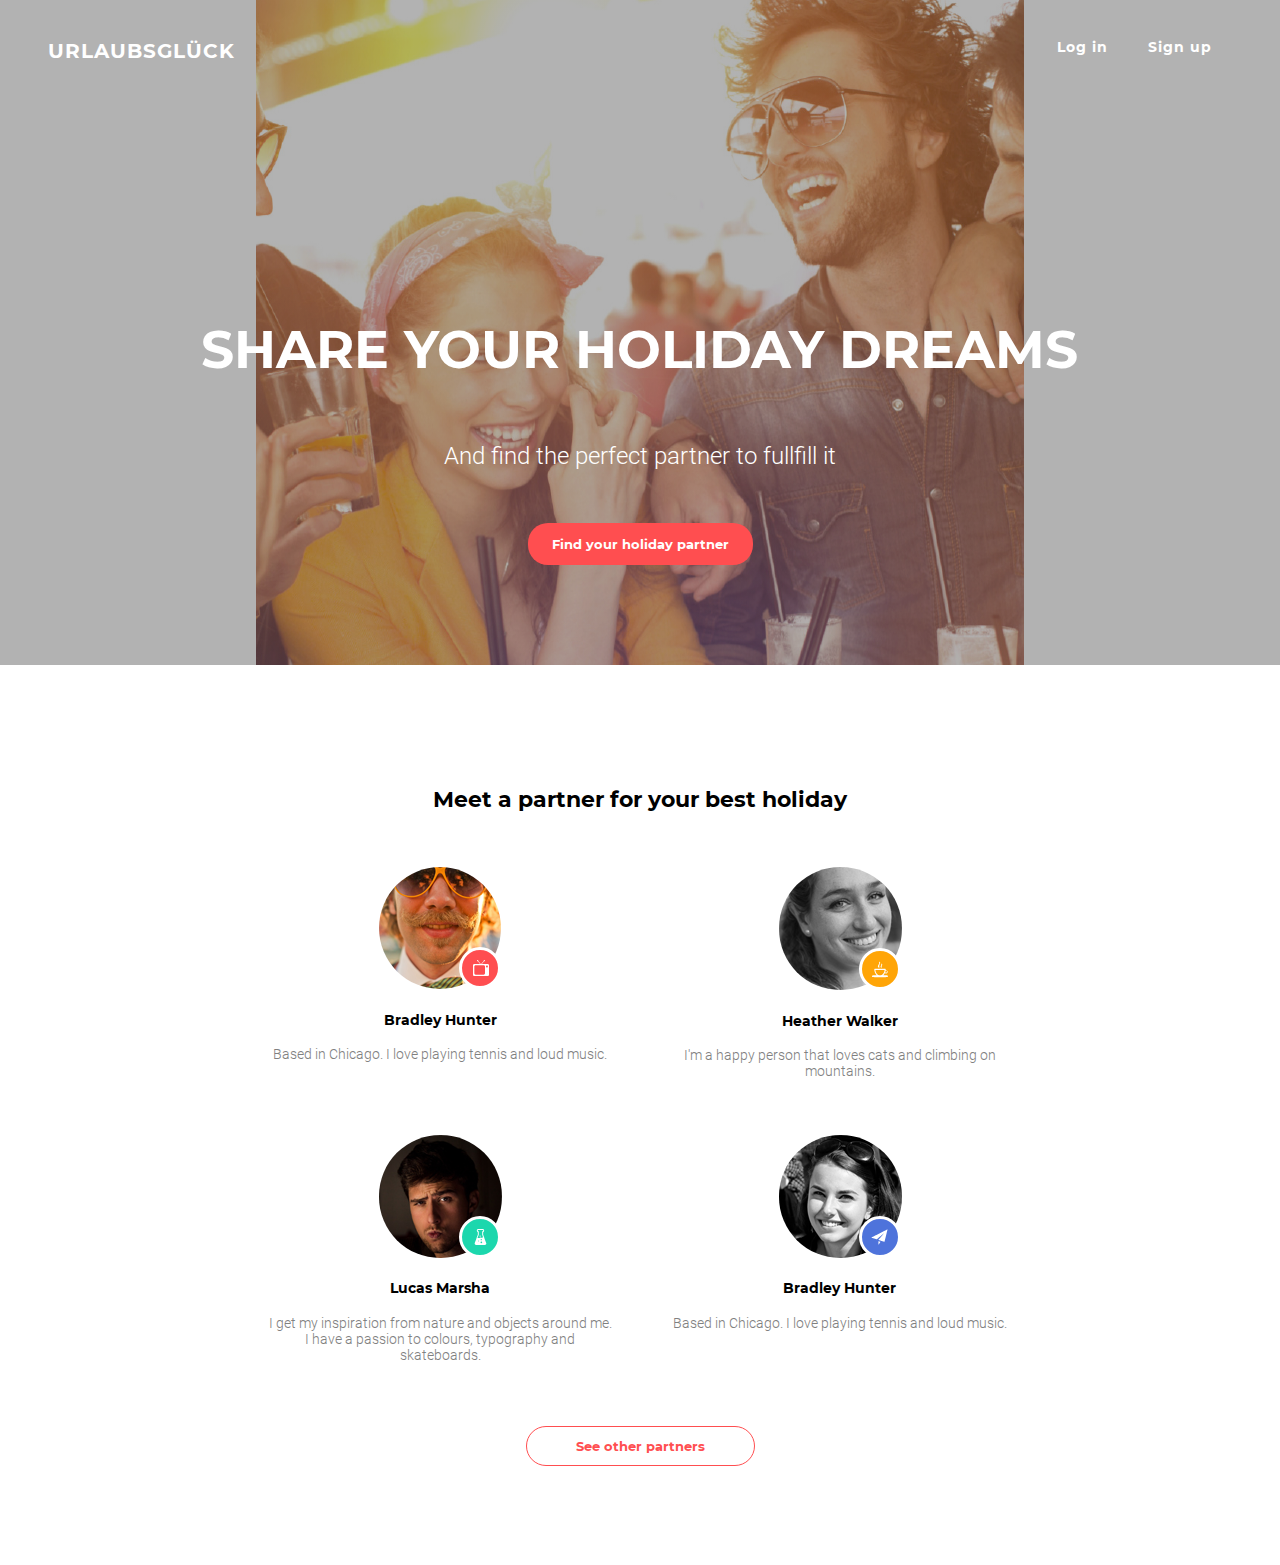
<file: lesson_8/index.html>
<!DOCTYPE html>
<html lang="en">
<head>
    <meta charset="UTF-8">
    <meta name="viewport" content="width=device-width, initial-scale=1.0">
    <meta http-equiv="X-UA-Compatible" content="ie=edge">
    <link rel="stylesheet" href="./css/style.css">
    <title>LESSON VIII</title>
</head>
<body>
    <div class="wrapper">
        <header class="header">
            <h1 class="header-title">
                <a class="head-logo" href="#">URLAUBSGLÜCK</a>
            </h1>
            <div class="head-menu">
            <a href="#" class="head-menu_item">Log in</a>
            <a href="#" class="head-menu_item">Sign up</a>
            </div>
        </header>
        <section class="section-one">
            <h2 class="section-one_title">Share your holiday dreams</h2>
            <p class="section-one_text">And find the perfect partner to fullfill it</p>
            <button class="section-one_button">Find your holiday partner</button>
        </section>
    </div>
    <main>
        <section class="section-two">
            <h3 class="section-two_title">Meet a partner for your best holiday</h3>
            <ul class="section-two_list">
                <li class="section-two_members br">
                    <div class="bradley">
                        <img class="section-two_photo" src="./img/bradley@1X.png" srcset="./img/bradley@2X.png 2x" alt="stuff's_faces" class="section-two_photo">
                    </div>
                    <h4 class="section-two_name">Bradley Hunter</h4>
                    <p class="section-two_comment">Based in Chicago. I love playing tennis and loud music.</p>
                </li>
                <li class="heat section-two_members">
                    <div class="heather">
                        <img class="section-two_photo" src="./img/heather@1X.png" srcset="./img/heather@2X.png 2x" alt="stuff's_faces" class="section-two_photo">
                    </div>
                    <h4 class="section-two_name">Heather Walker</h4>
                    <p class="section-two_comment">I'm a happy person that loves cats and climbing on mountains.
                        </p>
                </li>
                <li class="luka section-two_members">
                    <div class="lukas">
                        <img class="section-two_photo" src="./img/lukas@1X.png" srcset="./img/lukas@2X.png 2x" alt="stuff's_faces" class="section-two_photo"></div>
                    <h4 class="section-two_name">Lucas Marsha</h4>
                    <p class="section-two_comment">I get my inspiration from nature and objects around me. I have a passion to colours, typography and skateboards.                        </p>
                </li>
                <li class="wom section-two_members">
                    <div class="woman">
                        <img class="section-two_photo" src="./img/woman_bradley@1X.png" srcset="./img/woman_bradley@2X.png 2x" alt="stuff's_faces"></div>
                    <h4 class="section-two_name">Bradley Hunter</h4>
                    <p class="section-two_comment">Based in Chicago. I love playing tennis and loud music.</p>
                </li>
            </ul>
            <button class="section-two_button">See other partners</button>
        </section>
    </main>
</body>
</html>
</file>
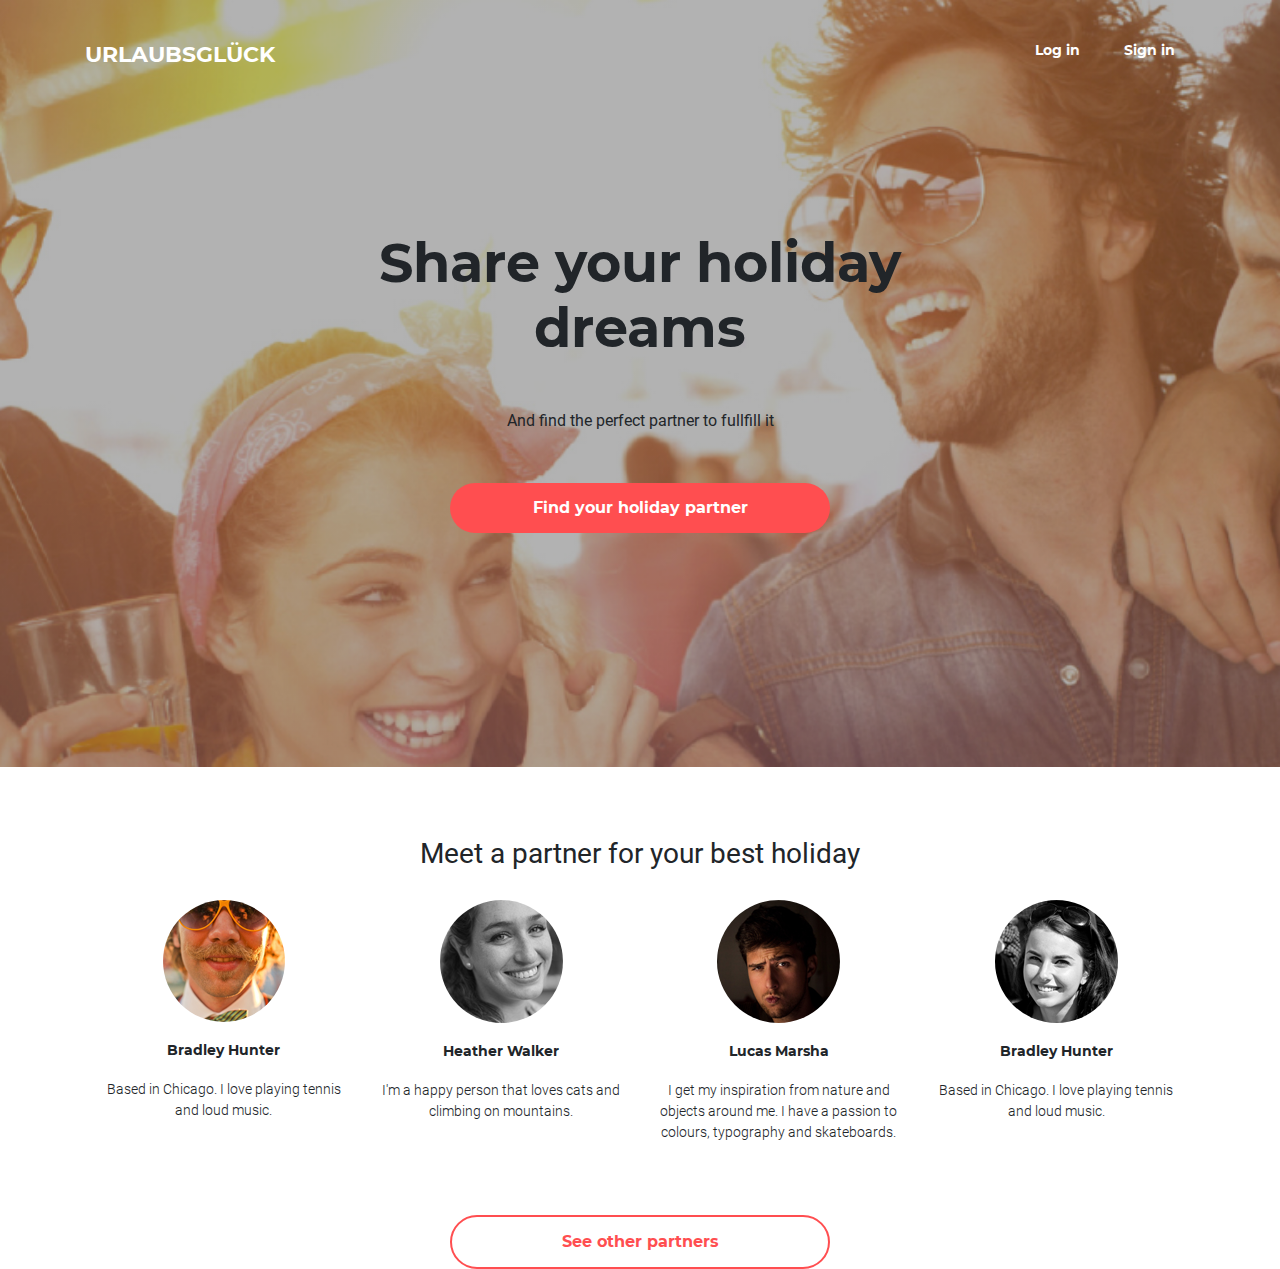
<file: lesson_9/index.html>
<!DOCTYPE html>
<html lang="en">
<head>
    <meta charset="UTF-8">
    <meta name="viewport" content="width=device-width, initial-scale=1.0">
    <meta http-equiv="X-UA-Compatible" content="ie=edge">
    <link rel="stylesheet" href="./css/styles.css">
    <link rel="stylesheet" href="./css/bootstrap.css">
    <title>LESSON IX</title>
</head>
<body>
    <header class="header">
        <div class="container">
            <div class="row justify-content-between">
                <a href="#" class="logo order-1 text-center col-sm-12 order-md-0 text-md-left col-md-4 col-lg-3">URLAUBSGLÜCK</a>
                <div class="logo-links text-center col-sm-offset-0 col-sm-12 text-md-right col-md-offset-8 col-md-4 col-lg-offset-9 col-lg-3">
                    <a href="#" class="logo-link">Log in</a>
                    <a href="#" class="logo-link">Sign in</a>
                </div>
            </div>
            <div class="row flex-column align-items-center text-center">
                <h2 class="header-title col-sm-12 col-md-offset-2 col-md-8">Share your holiday dreams</h2>
                <p class="header-text col-sm-12 col-md-offset-2 col-md-8">And find the perfect partner to fullfill it</p>
                <a href="" class="header-link col-sm-12 col-md-offset-4 col-md-4">Find your holiday partner</a>
            </div>
        </div>
    </header>
    <main class="main">
        <div class="container">
            <div class="row justify-content-center text-center">
                <h3 class="section-title col-12 col-md-offset-2 col-md-8">Meet a partner for your best holiday</h3>
            </div>
        <div class="row text-center justify-content-center">
                <ul class="list col-12 col-md-offset-2 col-md-8 d-md-flex flex-md-wrap col-lg-offset-0 col-lg-12">
                    <li class="list-item col-md-6 col-lg-3">
                        <div class="list-img">
                            <img src="./img/bradley@1X.png" alt="portrait" class="pic">
                            <div class="pic-icon"></div>
                        </div>
                        <h4 class="list-name">Bradley Hunter</h4>
                        <p class="list-text">Based in Chicago. I love playing tennis and loud music.</p>
                    </li>
                    <li class="list-item col-md-6 col-lg-3">
                        <div class="list-img">
                            <img src="./img/heather@1X.png" alt="portrait" class="pic">
                            <div class="pic-icon"></div>
                        </div>
                        <h4 class="list-name">Heather Walker</h4>
                        <p class="list-text">I'm a happy person that loves cats and climbing on mountains.
                        </p>
                    </li>
                    <li class="list-item col-md-6 col-lg-3">
                        <div class="list-img">
                            <img src="./img/lukas@1X.png" alt="portrait" class="pic">
                            <div class="pic-icon"></div>
                        </div>
                        <h4 class="list-name">Lucas Marsha</h4>
                        <p class="list-text">I get my inspiration from nature and objects around me. I have a passion to colours, typography and skateboards.
                        </p>
                    </li>
                    <li class="list-item col-md-6 col-lg-3">
                        <div class="list-img">
                            <img src="./img/woman_bradley@1X.png" alt="portrait" class="pic">
                            <div class="pic-icon"></div>
                        </div>
                        <h4 class="list-name">Bradley Hunter</h4>
                        <p class="list-text">Based in Chicago. I love playing tennis and loud music.</p>
                    </li>
                </ul>
            </div>
            <div class="row text-center justify-content-center">
                <a href="#" class="section-link col-12 col-md-offset-4 col-md-4">See other partners</a>
            </div>
        </div>
    </main>
</body>
</html>
</file>
<file: lesson_1/css/style.css>
*{
    margin: 0;
    padding: 0;
}
.header{
    padding: 30px 0;
    width: 1600px;
    margin: 0 auto;
    background-color: rgb(209, 82, 66);
}

.href-logo{
    width: 600px;
    height: 180px;
    font-size: 180px;
    display: block; 
}
.title{
    width: 900px;
    margin: auto;
    background-color: aqua;
    color: blue;
    font-size: 40px;
    text-align: center;
    font-family: 'Franklin Gothic Medium', 'Arial Narrow', Arial, sans-serif;
    font-style: italic;
    letter-spacing: 5px; }
    
.lorem{text-decoration: underline;}

.header-logo{
    width: 600px;
    margin: auto;
}
.beasts{
    display: block;
    border-radius: 20px;
    -webkit-box-shadow: 10px 10px 5px 0px rgba(0,0,0,0.75);
-moz-box-shadow: 10px 10px 5px 0px rgba(0,0,0,0.75);
box-shadow: 10px 10px 5px 0px rgba(0,0,0,0.75);
margin: auto;
}
.animals{
    display: block;
}
.logo-image{
    margin: auto;
    width: 600px;
    height: 180px;
}
.main{
    width: 1024px;
    margin: 0 auto;

}
.animal_description{
    width: 700px;
    float: left;
    display: inline-block;
background-color: aqua
}
.aside{width: 1024px}
.weather{
    width: 324px;
    float: right;
    display: inline-block;
    background-color: blueviolet
}

.footer{
        background-color: rgb(43, 255, 0);
    
        width: 2000px;
}

.box1, .box2{
width: 300px;
height: 200px;
background-color: brown;
border: 4px solid black;
float: right;
}
.box2{
    background-color: blue;
    float: left;
}

.clearfix:after{
    content: "";
    display: table;
    clear:both;
}
.shadow{
    -webkit-box-shadow: 10px 10px 5px 0px rgba(0,0,0,0.75);
-moz-box-shadow: 10px 10px 5px 0px rgba(0,0,0,0.75);
box-shadow: 10px 10px 5px 0px rgba(0,0,0,0.75);
margin: auto;
}
.menu {width: 2000px;}
.box3, .box4
{width: 250px;
    height: 50px;
    background-color: rgba(166, 5, 172, 0.952);
    border: 2px solid rgb(206, 0, 0);
    float: right;
}
.box3{float: left;}
.box4{float: right;}
.box5, .box6
{width: 100px;
    height: 50px;
    background-color: rgba(1, 126, 12, 0.37);
    border: 2px solid rgb(51, 255, 0);
    float: right;}

    .box5{float: left;}
.box6{float: left;}
</file>
<file: lesson_3/css/style.css>
body{
    width: 1200px;
    height: 2079px;
    background-color: white;
    font-size: 0px;
}

/* header */

header{
    width: 1200px;
    height: 18px;
    padding-top: 70px;
    font-size: 0px;
}
nav{
    height: 18px;
    font-size: 0px;
}
.nav_list{
    background-color: white;
    margin: 0px 310px;
    padding: 0px;
    width: 580px;
    list-style: none;
    font-size: 0px;
    font-family: 'Playfair Display', serif;
    text-transform: uppercase;   
}
.nav_list li{
    display: inline-block;
    height: 18px;
    font-size: 14px;
    text-align: center;
    color: rgba(98, 98, 98, 255);
    }
.life{
    background-color: white;
    width: 75px;
}
.photo{
    background-color: white;
    width: 90px;
    margin-left: 120px;
}
.music{
    background-color: white;
    width: 45px;
    margin-left: 100px;
}
.travel{
    background-color: white;
    width: 60px;
    margin-left: 90px;
}

/* section 1 */

.lifestyle{
    display: inline-block;
    background-color: white;
    height: 475px;
    width: 900px;
    margin: 100px 150px 0px 150px;
    font-size: 0px;
}
.lifestyle ul{
    height: 475px;
    width: 900px;
    font-size: 0px;
    padding: 0px;
}
.lifestyle li{
    display: inline-block;
    font-size: 0px;
}
.life-second{
    margin-left: 60px;
}
.lifestyle h2{
    font-size: 13px;
    font-family: 'Ubuntu', sans-serif;
    width: 65px;
    height: 15px;
    background-color: white;
    color: #b4ad9e;
    font-weight: 400;
    text-transform: uppercase;
    margin-top: 30px;
}
.lifestyle h3{
    font-size: 30px;
    font-family: 'Playfair Display', serif;
    width: 420px;
    height: 32px;
    background-color: white;
    color: #626262;
    font-weight: 400;
    margin-top: 25px;
}
.lifestyle p{
    font-size: 14px;
    font-family: 'Playfair Display', serif;
    width: 420px;
    height: 58px;
    background-color: white;
    color: #626262;
    font-weight: 400;
    margin-top: 35px;
    margin-bottom: 0px;
    line-height: 20px;
}
/* section 2 */

.Photodiary{
    display: inline-block;
    background-color: white;
    height: 475px;
    width: 900px;
    margin: 130px 150px 0px 150px;
    font-size: 0px;
}
.Photodiary ul{
    height: 475px;
    width: 900px;
    font-size: 0px;
    padding: 0px;
}
.Photodiary li{
    display: inline-block;
    font-size: 0px;
}
.photo-second{
    margin-left: 60px;
}
.Photodiary h2{
    font-size: 13px;
    font-family: 'Ubuntu', sans-serif;
    width: 84px;
    height: 15px;
    background-color: white;
    color: #b4ad9e;
    font-weight: 400;
    text-transform: uppercase;
    margin-top: 30px;
}
.Photodiary h3{
    font-size: 30px;
    font-family: 'Playfair Display', serif;
    width: 420px;
    height: 32px;
    background-color: white;
    color: #626262;
    font-weight: 400;
    margin-top: 25px;
}
.Photodiary p{
    font-size: 14px;
    font-family: 'Playfair Display', serif;
    width: 420px;
    height: 58px;
    background-color: white;
    color: #626262;
    font-weight: 400;
    margin-top: 35px;
    margin-bottom: 0px;
    line-height: 20px;
}

/* section 3 */

.lifestyle-2{
    display: inline-block;
    background-color: white;
    height: 475px;
    width: 900px;
    margin: 130px 150px 0px 150px;
    font-size: 0px;
}
.lifestyle-2 ul{
    height: 475px;
    width: 900px;
    font-size: 0px;
    padding: 0px;
}
.lifestyle-2 li{
    display: inline-block;
    font-size: 0px;
}
.life-second-2{
    margin-left: 60px;
}
.lifestyle-2 h2{
    font-size: 13px;
    font-family: 'Ubuntu', sans-serif;
    width: 65px;
    height: 15px;
    background-color: white;
    color: #b4ad9e;
    font-weight: 400;
    text-transform: uppercase;
    margin-top: 30px;
}
.lifestyle-2 h3{
    font-size: 30px;
    font-family: 'Playfair Display', serif;
    width: 420px;
    height: 32px;
    background-color: white;
    color: #626262;
    font-weight: 400;
    margin-top: 25px;
}
.lifestyle-2 p{
    font-size: 14px;
    font-family: 'Playfair Display', serif;
    width: 420px;
    height: 58px;
    background-color: white;
    color: #626262;
    font-weight: 400;
    margin-top: 35px;
    margin-bottom: 0px;
    line-height: 20px;
}

/* footer */

footer{
    font-size: 0px;
    height: 60px;
    margin: 55px 518px 70px 518px;
    background-color: white;
}
footer button{
    font-size: 20px;
    font-family: 'Playfair Display', serif;
    height: 60px;
    width: 164px;
    margin: 0;
    color: #626262;
    padding: 6px 0px 6px 5px;
    }
</file>
<file: lesson_4/css/style.css>
*{
    margin: 0;
    padding: 0;
}

.wrapper{
    width: 1100px;
    margin: 0 auto;
}

/* HEADER */

header{
    padding-top: 30px; 
}
ol{
    list-style: none;
}
.menu, .menu-group{
display: flex;
justify-content: space-between;
}
.menu-item{
    margin-left: 32px;
}
.M::first-letter{
    color: #1abc9c;
    font-size: 30px;
    font-family: 'Roboto', sans-serif; 
}
.menu-logo{
    font-size: 30px;
    font-family: 'Roboto', sans-serif;
    color: #555252; 
    text-transform: uppercase;
    font-weight: 300;
}
.menu-group{
    font-size: 14px;
    font-family: 'Open Sans', sans-serif;
    padding-top: 9px;
    color: #0f0101;
    text-transform: uppercase;
    font-weight: 700;
}
.menu-item:hover{
    color: #1abc9c;    
}

/* MAIN */

/* title */

.title{
    text-align: center;
    font-size: 48px;
    font-family: 'Roboto', sans-serif;
    text-transform: uppercase;
    margin-top: 110px;
    color: #555252;
    font-weight: 900;
}
.title::after{
    content: "";
    display: block;
    width: 200px;
    height: 10px;
    background-color:#1abc9c;
    margin: 32px auto 0;
    /* border-radius: 50%; */
    
}

/* link */

.link{
    text-decoration: none;
}

/* features */

.features{
    display: flex;
    justify-content: space-between;
    margin-top: 90px;
    font-size: 0;
   }
.features-name{
    display: flex;
    justify-content: space-between;
}
.features-call, .features-price{
    font-size: 18px;
    font-family: 'Roboto', sans-serif;
    color: #ffffff;
    text-transform: uppercase;
    font-weight: 900;
    padding: 14px;
}
.features-call{
    background-color: #323232;
    width: 88%;
}
.features-price{
    background-color: #8c8c8c;
    width: 12%;
    text-align: center;
}

/* features-2 */

.features-2{
    display: flex;
    justify-content: space-between;
    margin-top: 90px;
    font-size: 0;
}

/* title-2 */

.title-2{
    text-align: center;
    font-size: 48px;
    font-family: 'Roboto', sans-serif;
    text-transform: uppercase;
    margin-top: 90px;
    color: #555252;
    font-weight: 900;
}
.title-2::after{
    content: "";
    display: block;
    width: 200px;
    height: 10px;
    background-color:#1abc9c;
    margin: 32px auto 0;
    /* border-radius: 50%; */
}
    /* hover */

.link:hover .features-call{
background-color: #1abc9c;
}
.link:hover .features-price{
background-color: #7fd9c7;
}

/* footer */

.latest-news{
    display: flex;
    justify-content: space-between;
    margin-top: 75px;
    font-size: 0px;    
}
.news-text{
    font-size: 14px;
    font-family: 'Open Sans', sans-serif;
    font-weight: 700;
    color: rgba(85, 82, 82, 255); 
    margin-top: 15px;
}
.news-name{
    font-size: 18px;
    font-family: 'Open Sans', sans-serif;
    color: rgba(85, 82, 82, 255);
    margin-top: 5px;
}
.news-name::after{
    content: "";
    width: 135px;
    margin: 10px 0 0 0;
    background-color:#1abc9c;
    height: 3px;
    display: block;
}
.more{
    margin-top: 15px;
    font-size: 16px;
    width: 160px;
    height: 50px;
    color: #ffffff;
    background-color: #4ec6ab;
}
.news-items{
    width: 350px;
}
</file>
<file: lesson_6/css/styles.css>
@import url('https://fonts.googleapis.com/css?family=Kaushan+Script|Montserrat:400,700|Roboto:300i,400');
*{
    margin: 0;
    padding: 0;
}

/* HEADER */

.head{
    padding-top: 28px;
    display: flex;
    justify-content: space-between;
    align-items: center;
    width: 1200px;
    margin: 0 auto;
}
.menu{
    list-style: none;
    display: flex;
    justify-content: space-between;
}
.menu-item{
    margin-left: 57px;
    text-transform: uppercase;
    font-size: 14px;
    font-family: 'Montserrat', sans-serif;
    font-weight: 400;
    position: relative;
}
.menu-item:first-child{
    margin: 0;
}
.menu-item::after{
    content: "";
    display: none;
    width: 100%;
    height: 3px;
    margin-top: 12px;
    background-color: #f38181;
    position: absolute;
}
.menu-item:hover:after{
    display: block;
}
.menu-item:hover{
    color: #f38181;
}

/* MAIN */

/* section 1 */

.section-1{
    width: 1138px;
    margin: 0 auto;
}
.title{
    text-align: center;
    color: #303030;
    font-family: 'Montserrat', sans-serif;
    font-weight: 700; 
    font-size: 30px;
}
.title:before{
    content: "We work with";
    font-size: 24px;
    font-family: 'Kaushan Script', cursive;
    display: block;
    margin-bottom: 15px;
    font-weight: 400;
    margin-top: 110px;
}
.title:after{
    content: "";
    display: block;
    width: 60px;
    height: 3px;
    margin: 40px auto 0;
    background-color: #f38181;
}
.service{
    display: flex;
    flex-flow: row wrap;
    margin-top: 80px;
}
.service-item{
    width: 270px;
    display: flex;
    justify-content: space-between;
    margin-left: 134px;
    position: relative;
}
.service-text{
    display: flex;
    justify-content: space-between;
    flex-direction: column;
}
.service .service-item:nth-child(3n+1){
    margin-left: 60px;
}

.service .service-item:nth-child(n+4){
    margin-top: 100px;
}

.service-text p{
    margin-top: 15px;;
    line-height: 1.6;
    font-size: 15px;
    font-family: 'Roboto', sans-serif;
    font-weight: 400;
}
.service-text h3{
    text-transform: uppercase;
    font-size: 14px;
    font-family: 'Montserrat', sans-serif;
    font-weight: 400;
}
.one::before{
    content: "";
    display: block;
    background-image: url("../img/ALARM@1X.png");
    width: 32px;
    height: 32px;
    position: absolute;
    top: 0;
    left: -50px;
}
.two::before{
    content: "";
    display: block;
    background-image: url("../img/LINE\ GRAPH@1X.png");
    width: 32px;
    height: 32px;
    position: absolute;
    top: 0;
    left: -50px;
}
.three::before{
    content: "";
    display: block;
    background-image: url("../img/COMPUTER\ _\ OK@1X.png");
    width: 32px;
    height: 32px;
    position: absolute;
    top: 0;
    left: -50px;
}
.four::before{
    content: "";
    display: block;
    background-image: url("../img/BOOK\ 2@1X.png");
    width: 32px;
    height: 32px;
    position: absolute;
    top: 0;
    left: -50px;
}
.five::before{
    content: "";
    display: block;
    background-image: url("../img/HOME@1X.png");
    width: 32px;
    height: 32px;
    position: absolute;
    top: 0;
    left: -50px;
}
.six::before{
    content: "";
    display: block;
    background-image: url("../img/IMAGE@1X.png");
    width: 32px;
    height: 32px;
    position: absolute;
    top: 0;
    left: -50px;
}

/* section 2 */

.section-2{
    width: 1200px;
    margin: 0 auto;
    border-bottom: 1px solid #303030;
    padding-bottom: 82px;
}
.duos{
    text-align: center;
    color: #303030;
    font-family: 'Montserrat', sans-serif;
    font-weight: 700; 
    font-size: 30px;
}
.duos:before{
    content: "Who we are";
    font-size: 24px;
    font-family: 'Kaushan Script', cursive;
    display: block;
    margin-bottom: 15px;
    font-weight: 400;
    margin-top: 110px;
}
.duos:after{
    content: "";
    display: block;
    width: 60px;
    height: 3px;
    margin: 40px auto 0;
    background-color: #f38181;
}
.duos-text{
    width: 940px;
    font-size: 15px;
    font-family: 'Roboto', sans-serif;
    font-weight: 400;
    margin: 46px auto 0;
    text-align: center;
    line-height: 1.6;
}
.team{
    list-style: none;
    display: flex;
    justify-content: space-between;
    margin-top: 90px;
}
.team-item{
    display: flex;
    flex-direction: column;
}
.team-item h3{
    text-transform: uppercase;
    font-size: 14px;
    font-family: 'Montserrat', sans-serif;
    font-weight: 400;
    margin-top: 31px;
    text-align: center;
    color: 
}
.team-item p{
    margin-top: 15px;
    font-size: 15px;
    font-family: 'Roboto', sans-serif;
    font-weight: 300;
    text-align: center;
    color: #b2b2b2;
    font-style: italic;
}
.red{
    color: #f38181;
}
.foot{
    width: 1200px;
    display: flex;
    justify-content: space-between;
    margin: 0 auto;
    margin-top: 10px;
    align-items: center;
    padding-bottom: 10px;
}
.input button{
    background-color: 
    #95e1d3;
    height: 40px;
    width: 150px;
    font-family: 'Montserrat', sans-serif;
    font-weight: 700;
    font-size: 14px;
    color: white;
    border: none;
}
.input input{
    width: 230px;
    height: 36px;
    font-size: 15px;
    font-family: 'Roboto', italic;
    font-weight: 300;
    color: #b2b2b2;
}
.input{
    font-size: 0px;
    display: flex;
    justify-content: space-between;
    align-items: center;
}
::placeholder{
    padding-left: 6px;
font-style: italic;}
.foot p{
    font-size: 14px;
    font-family: 'Montserrat', sans-serif;
    font-weight: 400;
}
.icons-item:not(.uno){
margin-left: 1px;   
}
.icons-item{
    border: none;
}
.uno{
    width: 56px;
    height: 56px;
    background-color: khaki;
    background-image: url("../img/facebook@1X.png");
    background-position: center;
    background-repeat: no-repeat;
    transition-duration: 200ms;
}
.dos{
    width: 56px;
    height: 56px;
    background-color: khaki;
    background-image: url("../img/twitter@1X.png");
    background-position: center;
    background-repeat: no-repeat;
    transition-duration: 200ms;
}
.tres{
    width: 56px;
    height: 56px;
    background-color: khaki;
    background-image: url("../img/pinterest@1X.png");
    background-position: center;
    background-repeat: no-repeat;
    transition-duration: 200ms;
}
.quatro{
    width: 56px;
    height: 56px;
    background-color: khaki;
    background-image: url("../img/instagram@1X.png");
    background-position: center;
    background-repeat: no-repeat;
    transition-duration: 200ms;
}
.icons{
    position: absolute;
    justify-content: center;
    background-image: linear-gradient(to bottom right, rgba(254, 252, 234, 0.3), rgba(241, 218, 54, 0.8));
    z-index: 100500;
    padding: 208.5px 78px;
    top: 0;
    left: 0;
    display: none;
}
.img1:hover .icons{
    transition-duration: 200ms;
    transition-timing-function: linear;
    display: flex;
    
}
.img1{
    position: relative;
    transition-duration: 200ms;
}
.img2:hover .icons{
    transition-duration: 200ms;
    transition-timing-function: linear;
    display: flex; 
}
.img2{
    position: relative;
    transition-duration: 200ms;
}
.img2:hover{
    transform: translate(-10px, -10px);
    transition-duration: 200ms;
    transition-timing-function: linear;
    box-shadow: 10px 10px 5px 0px rgba(149,225,211,0.75); 
}
.uno:hover{
    background-color: #95e1d3;
    transition-duration: 200ms;
    transition-timing-function: linear;
    transition-duration: 200ms;
}
.dos:hover{
    background-color: #95e1d3;
    transition-timing-function: linear;
    transition-duration: 200ms;
}
.tres:hover{
    background-color: #95e1d3;
    transition-timing-function: linear;
    transition-duration: 200ms;
}
.quatro:hover{
    background-color: #95e1d3;
    transition-timing-function: linear;
    transition-duration: 200ms;
}
.img1:hover{
    transform: translate(-10px, -10px);
    transition-duration: 200ms;
    transition-timing-function: linear;
    box-shadow: 10px 10px 5px 0px rgba(149,225,211,0.75); 
}
.team-pic{
    display: block;
}
.img3:hover .icons{
    transition-duration: 200ms;
    transition-timing-function: linear;
    display: flex; 
}
.img3{
    position: relative;
    transition-duration: 200ms;
}
.img3:hover{
    transform: translate(-10px, -10px);
    transition-duration: 200ms;
    transition-timing-function: linear;
    box-shadow: 10px 10px 5px 0px rgba(149,225,211,0.75); 
}
</file>
<file: lesson_7/css/styles.css>
@font-face{
    font-family: 'Montserat';
    src: url('../fonts/montserrat-v12-latin-regular.woff') format('woff')
}
@font-face{
    font-family: 'Roboto Slab';
    src: url('../fonts/roboto-slab-v7-latin-700.woff') format('woff')
}
@import url('https://fonts.googleapis.com/css?family=Crimson+Text:400i');
*{
    margin: 0;
    padding: 0;
}
.header{
    width: 934px;
    margin: 0 auto;
    padding: 55px 0 127px;
    display: flex;
    justify-content: space-between;
}
.logo{
    background-image: url("../img/Logo-Treehouse.png");
    width: 80px;
    height: 30px;
    background-repeat: no-repeat;
    background-position: center;
}
.menu{
    display: flex;
    justify-content: space-between;
    list-style: none;
    width: 480px;
}
.menu-item{
    text-transform: uppercase;
    font-family: 'Montserat';
    font-size: 14px;
    font-weight: 600;
}
.services-title{
    font-size: 40px;
    font-family: 'Roboto Slab';
    text-transform: uppercase;
    font-weight: 700;
    text-align: center;
}
.service-p{
    font-size: 14px;
    font-family: 'Roboto Slab';
    font-style: italic;
    font-weight: 500;
    color: rgba(119, 119, 119, 255);
    text-align: center;
    margin-top: 19px;
}
.services{
    width: 934px;
    margin: 0 auto;
    padding-bottom: 115px;
}
.service-menu{
    list-style: none;
    display: flex;
    justify-content: space-between;
    margin-top: 80px;
}
.si1, .si2, .si3{
    width: 75px;
    height: 75px;
    margin: 0 auto;
}
.si1{
    background-image: url("../img/basket.png");
    background-position: center;
    background-repeat: no-repeat;
}
.si2{
    background-image: url("../img/pc_ok.png");
    background-position: center;
    background-repeat: no-repeat;
}
.si3{
    background-image: url("../img/lock.png");
    background-position: center;
    background-repeat: no-repeat;
}
.service-name, .service-txt{
    text-align: center;
}
.service-name{
    margin-top: 27px;
    font-family: 'Roboto Slab';
    font-size: 18px;
    font-weight: bold;
}
.service-txt{
    margin-top: 18px;
    font-family: 'Roboto Slab';
    font-size: 13px;
    font-weight: bold;
    color: rgba(119, 119, 119, 255);
    width: 274px;
}
::placeholder{
    padding-top: 20px;
    padding-left: 20px;
    text-transform: uppercase;
    font-size: 14px;
    color: rgba(187, 187, 187, 255);
    font-family: 'Montserat';
    font-weight: 600;
}
.button{
    padding-top: 20px;
    padding-bottom: 20px;
    text-transform: uppercase;
    font-size: 14px;
    color: rgba(187, 187, 187, 255);
    font-family: 'Montserat';
    font-weight: 600;
}
.contacts{
    padding-top: 115px;
    padding-bottom: 115px;
    background-image: url("../img/world-map.png");
    background-size: cover;
}
.wrapper{
    width: 934px;
    margin: 0 auto;
}
.contacts-title{
    font-size: 40px;
    font-family: 'Roboto Slab';
    text-transform: uppercase;
    font-weight: 700;
    text-align: center;
    color: #fff;
}
.contacts-p{
    font-size: 14px;
    font-family: 'Roboto Slab';
    font-style: italic;
    font-weight: 500;
    color: rgba(255, 255, 255, 255);
    text-align: center;
    margin-top: 19px;
    color: rgba(119, 119, 119, 255); 
}
.input{
    display: flex;
    justify-content: space-between;
    width: 934px;
    margin: 0 auto;
    flex-wrap: wrap;
    margin-top: 76px;
}
.input-items{
    display: flex;
    flex-direction: column;
}
.i-items:not(.uno){
    margin-top: 29px;
}
.i-items{
    padding: 20px 0 20px 20px;
    width: 435px;
}
.button{
    width: 240px;
    margin: 0 auto;
    font-family: 'Montserat';
    font-weight: 600;
    font-size: 18px;
    text-transform: uppercase;
    color: #fff;
    background-color: #fed136;
    border: none;
    padding: 26px 0;
    border-radius: 5px;
    margin-top: 56px;
}
:required:valid{
    outline: 2px solid green;
}
:required:invalid{
    outline: 2px solid red;
}
.menu-item:hover{
    color: #fed136;
}
</file>
<file: lesson_8/css/style.css>
@import url(./header.css);
@import url(./main.css);
@import url(./768_1440.css);
*{
    margin: 0;
    padding: 0;
}
</file>
<file: lesson_9/css/styles.css>
@font-face{
    font-family: "Montserrat";
    src: url("../fonts/montserrat-v12-latin-700.woff") format("woff");
    src: url("../fonts/montserrat-v12-latin-700.woff2") format("woff2");
    font-weight: 700;
}
@font-face{
    font-family: "Montserrat";
    src: url("../fonts/montserrat-v12-latin-regular.woff") format("woff");
    src: url("../fonts/montserrat-v12-latin-regular.woff2") format("woff2");
    font-weight: 400;
}
@font-face{
    font-family: "Roboto";
    src: url("../fonts/roboto-v18-latin-300.woff") format("woff");
    src: url("../fonts/roboto-v18-latin-300.woff2") format("woff2");
    font-weight: 300;
}
@font-face{
    font-family: "Roboto";
    src: url("../fonts/roboto-v18-latin-regular.woff") format("woff");
    src: url("../fonts/roboto-v18-latin-regular.woff2") format("woff2");
    font-weight: 400;
}
@media screen and (min-width: 320px){
    .header{
        background-image:linear-gradient(rgba(0, 0, 0, 0.3), rgba(0, 0, 0, 0.3)), url("../img/bg_mobile@1X.png");
        background-size: cover;
        padding-top: 21px;
        padding-bottom: 139px;
    }
}
@media screen and (min-width: 768px){
    .header{
        background-image:linear-gradient(rgba(0, 0, 0, 0.3), rgba(0, 0, 0, 0.3)), url("../img/bg_768@1X.png");
        background-size: cover;
        padding-top: 38px;
        padding-bottom: 234px;
    }
}
@media screen and (min-width: 1440px){
    .header{
        background-image:linear-gradient(rgba(0, 0, 0, 0.3), rgba(0, 0, 0, 0.3)), url("../img/bg@1X.png");
        background-size: cover;
        padding-top: 38px;
        padding-bottom: 234px;
    }
}
.logo, .logo-link, .header-link, .section-link{
    text-decoration: none;
    font-family: "Montserrat";
    font-weight: 700; 
    color: #fff;
}
.section-link{
    color: #ff4e50;
}
.main{
    margin-top: 70px;
}
.list-item{
    list-style: none;
}
.pic{
    border-radius: 65px;
}
.list-text{
    font-size: 14px;
    font-family: 'Roboto';
    font-weight: 300;
    margin-top: 20px;
}
.list-name, .logo-link{
    font-family: "Montserrat";
    font-weight: 700;
    font-size: 14px;
}
.list-name{
    margin-top: 20px;
}
.logo{
    font-family: "Montserrat";
    font-weight: 700;
    font-size: 22px;
}
.logo-link{
    padding: 11px 18px;
    border: 2px solid transparent;
    border-radius: 60px;
}
.logo-link:hover{
    border-color: #fff;
    color: #fff;
    text-decoration: none;
}
.header-title{
    margin-top: 160px;
    font-family: "Montserrat";
    font-weight: 700;
    font-size: 54px;
}
.header-link{
    padding: 13px 24px;
    background-color: #ff4e50;
    border-radius: 30px;
    margin-top: 34px;
}
.section-link{
    padding: 13px 30px;
    border: 2px solid #ff4e50;
    margin-top: 40px;
    border-radius: 30px;
}
.section-title{
    margin-bottom: 30px;
}
.header-text{
    margin-top: 40px;
}
</file>
